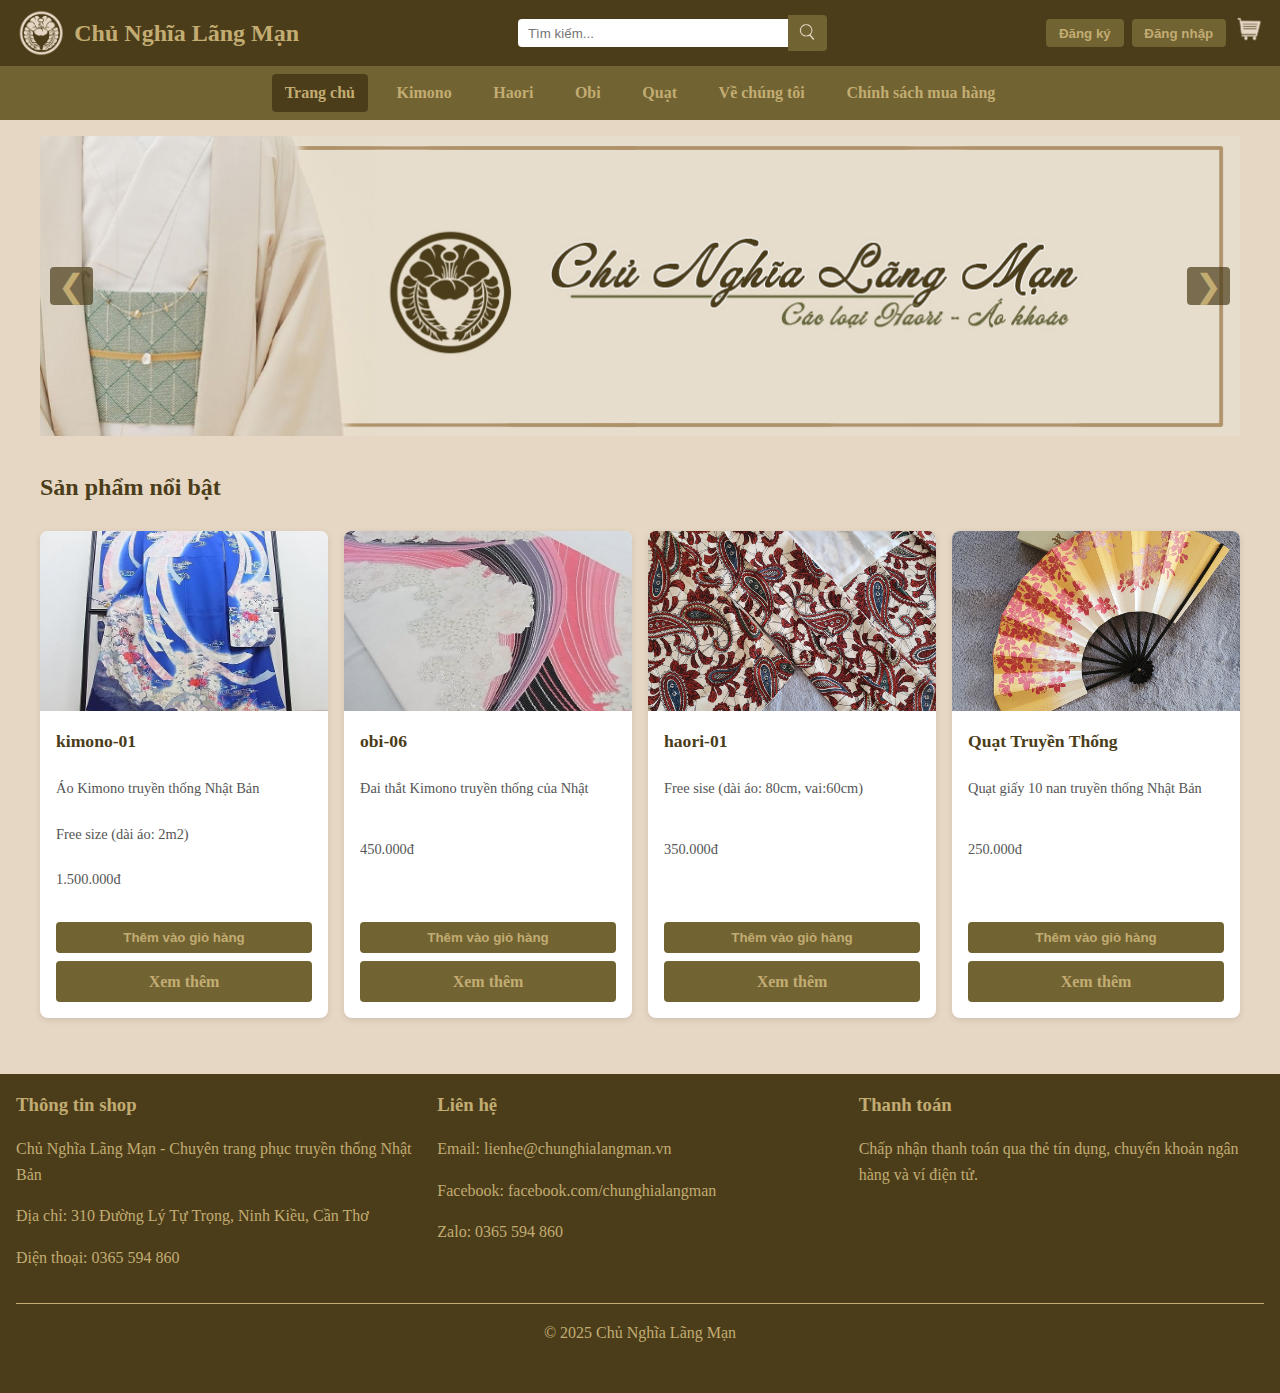
<file: index.html>
<!DOCTYPE html>
<html lang="vi">
<head>
    <meta charset="UTF-8" />
    <meta name="viewport" content="width=device-width, initial-scale=1" />
    <title>Chủ Nghĩa lãng Mạng - Trang Chủ</title>
    <link rel="stylesheet" href="style.css" />
</head>
<body>
    <header>
        <div class="header-left">
            <img src="imgShop/logo/logo.png" alt="Logo Shop" class="logo" />
            <span class="shop-name">Chủ Nghĩa Lãng Mạn</span>
        </div>
        <div class="header-center">
            <form id="search-form" role="search" aria-label="Tìm kiếm sản phẩm">
                <input type="text" id="search-input" name="search" placeholder="Tìm kiếm..." />
                <button type="submit" aria-label="Tìm kiếm">
                    <img src="imgShop/icon/tim-kiem.png" alt="Tìm kiếm" class="search-icon" />
                </button>
            </form>
        </div>
        <div class="header-right">
            <button id="register-btn">Đăng ký</button>
            <button id="login-btn">Đăng nhập</button>
            <a href="#" id="cart-link" aria-label="Giỏ hàng">
                <img src="imgShop/icon/gio-hang.png" alt="Giỏ hàng" class="cart-icon" />
            </a>
        </div>
    </header>

<nav>
    <ul class="nav-list">
        <li><a href="index.html" aria-current="page">Trang chủ</a></li>
        <li><a href="kimono.html">Kimono</a></li>
        <li><a href="haori.html">Haori</a></li>
        <li><a href="obi.html">Obi</a></li>
        <li><a href="quat.html">Quạt</a></li>
        <li><a href="ve-chung-toi.html">Về chúng tôi</a></li>
        <li><a href="chinh-sach-mua-hang.html">Chính sách mua hàng</a></li>
    </ul>
</nav>

<section class="banner">
    <a href="haori.html"><img src="imgShop/banner/haori.jpg" alt="Banner 1" class="banner-image active" /></a>
    <a href="kimono.html"><img src="imgShop/banner/kimono.jpg" alt="Banner 2" class="banner-image" /></a>
    <a href="obi.html"><img src="imgShop/banner/obi.jpg" alt="Banner 3" class="banner-image" /></a>
    <a href="quat.html"><img src="imgShop/banner/quat.jpg" alt="Banner 4" class="banner-image" /></a>
    <button class="banner-control prev" aria-label="Hình trước">&#10094;</button>
    <button class="banner-control next" aria-label="Hình tiếp theo">&#10095;</button>
</section>

<main>
        <section>
            <h2>Sản phẩm nổi bật</h2>
            <div class="row" id="product-list">
<div class="card h-100 col-sm-6 col-md-4 col-lg-3 mb-4">
    <img src="imgShop/san-pham/Kimono/kimono-1.jpg" class="card-img-top" alt="kimono-1" />
    <div class="card-body d-flex flex-column">
        <h5 class="card-title text-truncate" title="kimono-1">kimono-01</h5>
        <p class="card-text">Áo Kimono truyền thống Nhật Bản </p>
        <p class="card-text">Free size (dài áo: 2m2)</p>
        <p class="card-text">1.500.000đ</p>
        <p class="card-text">
            <span class="text-decoration-line-through text-muted"></span>
            <span class="text-danger fw-bold ms-2"></span>
        </p>
        <button class="btn btn-primary mt-auto">Thêm vào giỏ hàng</button>
        <a href="kimono.html" class="btn btn-secondary mt-2">Xem thêm</a>
    </div>
</div>
<div class="card h-100 col-sm-6 col-md-4 col-lg-3 mb-4">
    <img src="imgShop/san-pham/Obi/obi-6.jpg" class="card-img-top" alt="obi-6" />
    <div class="card-body d-flex flex-column">
        <h5 class="card-title text-truncate" title="obi-6">obi-06</h5>
        <p class="card-text">Đai thắt Kimono truyền thống của Nhật</p>
        <p class="card-text">450.000đ</p>
        <p class="card-text">
            <span class="text-decoration-line-through text-muted"></span>
            <span class="text-danger fw-bold ms-2"></span>
        </p>
        <button class="btn btn-primary mt-auto">Thêm vào giỏ hàng</button>
        <a href="obi.html" class="btn btn-secondary mt-2">Xem thêm</a>
    </div>
</div>
<div class="card h-100 col-sm-6 col-md-4 col-lg-3 mb-4">
    <img src="imgShop/san-pham/haori/haori-1.jpg" class="card-img-top" alt="haori-1" />
    <div class="card-body d-flex flex-column">
        <h5 class="card-title text-truncate" title="haori-1">haori-01</h5>
        <p class="card-text">Free sise (dài áo: 80cm, vai:60cm)</p>
        <p class="card-text">350.000đ</p>
        <p class="card-text">
            <span class="text-decoration-line-through text-muted"></span>
            <span class="text-danger fw-bold ms-2"></span>
        </p>
        <button class="btn btn-primary mt-auto">Thêm vào giỏ hàng</button>
        <a href="haori.html" class="btn btn-secondary mt-2">Xem thêm</a>
    </div>
</div>
<div class="card h-100 col-sm-6 col-md-4 col-lg-3 mb-4">
    <img src="imgShop/san-pham/Quat/quat-1.jpg" class="card-img-top" alt="quat-1" />
    <div class="card-body d-flex flex-column">
        <h5 class="card-title text-truncate" title="quat-1">Quạt Truyền Thống</h5>
        <p class="card-text">Quạt giấy 10 nan truyền thống Nhật Bản</p>
        <p class="card-text">250.000đ</p>
        <p class="card-text">
            <span class="text-decoration-line-through text-muted"></span>
            <span class="text-danger fw-bold ms-2"></span>
        </p>
        <button class="btn btn-primary mt-auto">Thêm vào giỏ hàng</button>
        <a href="quat.html" class="btn btn-secondary mt-2">Xem thêm</a>
    </div>
</div>
            </div>
        </section>
</main>

    <!-- Login Modal -->
    <div id="login-modal" class="modal hidden" role="dialog" aria-modal="true" aria-labelledby="login-title">
        <div class="modal-content">
            <h2 id="login-title">Đăng nhập</h2>
            <form id="login-form" class="auth-form" novalidate>
                <label for="login-email">Email:</label>
                <input type="email" id="login-email" name="email" required placeholder="Nhập email" />
                <label for="login-password">Mật khẩu:</label>
                <input type="password" id="login-password" name="password" required placeholder="Nhập mật khẩu" />
                <button type="submit" class="btn btn-primary">Đăng nhập</button>
                <div class="form-links">
                    <a href="#" id="forgot-password-link">Quên mật khẩu?</a>
                    <a href="#" id="show-register-link">Bạn chưa có tài khoản? Đăng ký</a>
                </div>
            </form>
            <button class="modal-close" aria-label="Đóng">&times;</button>
        </div>
    </div>

    <!-- Register Modal -->
    <div id="register-modal" class="modal hidden" role="dialog" aria-modal="true" aria-labelledby="register-title">
        <div class="modal-content">
            <h2 id="register-title">Đăng ký</h2>
            <form id="register-form" class="auth-form" novalidate>
                <label for="register-email">Email:</label>
                <input type="email" id="register-email" name="email" required placeholder="Nhập email" />
                <label for="register-password">Mật khẩu:</label>
                <input type="password" id="register-password" name="password" required placeholder="Nhập mật khẩu" />
                <label for="register-password-confirm">Xác nhận mật khẩu:</label>
                <input type="password" id="register-password-confirm" name="password_confirm" required placeholder="Xác nhận mật khẩu" />
                <label for="register-address">Địa chỉ:</label>
                <input type="text" id="register-address" name="address" required placeholder="Nhập địa chỉ" />
                <label for="register-phone">Số điện thoại:</label>
                <input type="tel" id="register-phone" name="phone" pattern="(\+84|0)\d{9,10}" title="+84 123456789" required placeholder="Nhập số điện thoại" />
                <button type="submit" class="btn btn-primary">Đăng ký</button>
                <div class="form-links">
                    <a href="#" id="show-login-link">Bạn đã có tài khoản? Đăng nhập</a>
                </div>
            </form>
            <button class="modal-close" aria-label="Đóng">&times;</button>
        </div>
    </div>

    <footer>
        <div class="footer-columns">
            <div class="footer-column">
                <h3>Thông tin shop</h3>
                <p>Chủ Nghĩa Lãng Mạn - Chuyên trang phục truyền thống Nhật Bản</p>
                <p>Địa chỉ: 310 Đường Lý Tự Trọng, Ninh Kiều, Cần Thơ</p>
                <p>Điện thoại: 0365 594 860</p>
            </div>
            <div class="footer-column">
                <h3>Liên hệ</h3>
                <p>Email: lienhe@chunghialangman.vn</p>
                <p>Facebook: facebook.com/chunghialangman</p>
                <p>Zalo: 0365 594 860</p>
            </div>
            <div class="footer-column">
                <h3>Thanh toán</h3>
                <p>Chấp nhận thanh toán qua thẻ tín dụng, chuyển khoản ngân hàng và ví điện tử.</p>
            </div>
        </div>
        <p>&copy; 2025 Chủ Nghĩa Lãng Mạn</p>
    </footer>
    <script src="main.js"></script>
</body>
</html>
</file>
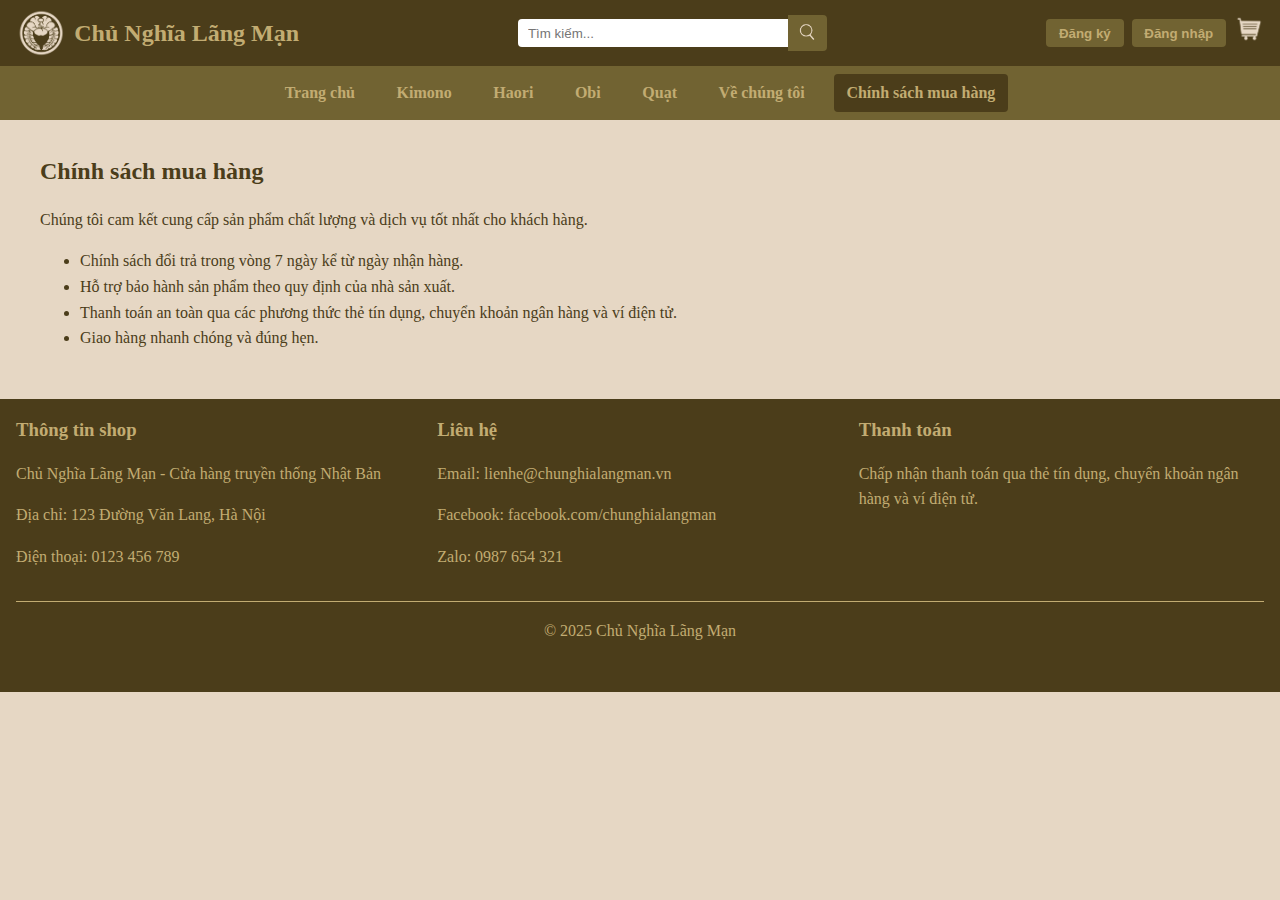
<file: chinh-sach-mua-hang.html>
<!DOCTYPE html>
<html lang="vi">
<head>
    <meta charset="UTF-8" />
    <meta name="viewport" content="width=device-width, initial-scale=1" />
    <title>Chính sách mua hàng - Chủ Nghĩa Lãng Mạn</title>
    <link rel="stylesheet" href="style.css" />
</head>
<body>
    <header>
        <div class="header-left">
            <img src="imgShop/logo/logo.png" alt="Logo Shop" class="logo" />
            <span class="shop-name">Chủ Nghĩa Lãng Mạn</span>
        </div>
        <div class="header-center">
            <form id="search-form" role="search" aria-label="Tìm kiếm sản phẩm">
                <input type="text" id="search-input" name="search" placeholder="Tìm kiếm..." />
                <button type="submit" aria-label="Tìm kiếm">
                    <img src="imgShop/icon/tim-kiem.png" alt="Tìm kiếm" class="search-icon" />
                </button>
            </form>
        </div>
        <div class="header-right">
            <button id="register-btn">Đăng ký</button>
            <button id="login-btn">Đăng nhập</button>
            <a href="#" id="cart-link" aria-label="Giỏ hàng">
                <img src="imgShop/icon/gio-hang.png" alt="Giỏ hàng" class="cart-icon" />
            </a>
        </div>
    </header>

    <nav>
        <ul class="nav-list">
            <li><a href="index.html">Trang chủ</a></li>
            <li><a href="kimono.html">Kimono</a></li>
            <li><a href="haori.html">Haori</a></li>
            <li><a href="obi.html">Obi</a></li>
            <li><a href="quat.html">Quạt</a></li>
            <li><a href="ve-chung-toi.html">Về chúng tôi</a></li>
            <li><a href="chinh-sach-mua-hang.html" aria-current="page">Chính sách mua hàng</a></li>
        </ul>
    </nav>

    <main>
        <section>
            <h2>Chính sách mua hàng</h2>
            <p>Chúng tôi cam kết cung cấp sản phẩm chất lượng và dịch vụ tốt nhất cho khách hàng.</p>
            <ul>
                <li>Chính sách đổi trả trong vòng 7 ngày kể từ ngày nhận hàng.</li>
                <li>Hỗ trợ bảo hành sản phẩm theo quy định của nhà sản xuất.</li>
                <li>Thanh toán an toàn qua các phương thức thẻ tín dụng, chuyển khoản ngân hàng và ví điện tử.</li>
                <li>Giao hàng nhanh chóng và đúng hẹn.</li>
            </ul>
        </section>
    </main>

    <footer>
        <div class="footer-columns">
            <div class="footer-column">
                <h3>Thông tin shop</h3>
                <p>Chủ Nghĩa Lãng Mạn - Cửa hàng truyền thống Nhật Bản</p>
                <p>Địa chỉ: 123 Đường Văn Lang, Hà Nội</p>
                <p>Điện thoại: 0123 456 789</p>
            </div>
            <div class="footer-column">
                <h3>Liên hệ</h3>
                <p>Email: lienhe@chunghialangman.vn</p>
                <p>Facebook: facebook.com/chunghialangman</p>
                <p>Zalo: 0987 654 321</p>
            </div>
            <div class="footer-column">
                <h3>Thanh toán</h3>
                <p>Chấp nhận thanh toán qua thẻ tín dụng, chuyển khoản ngân hàng và ví điện tử.</p>
            </div>
        </div>
        <p>&copy; 2025 Chủ Nghĩa Lãng Mạn</p>
    </footer>

    <!-- Login Modal -->
    <div id="login-modal" class="modal hidden" role="dialog" aria-modal="true" aria-labelledby="login-title">
        <div class="modal-content">
            <h2 id="login-title">Đăng nhập</h2>
            <form id="login-form" class="auth-form" novalidate>
                <label for="login-email">Email:</label>
                <input type="email" id="login-email" name="email" required placeholder="Nhập email" />
                <label for="login-password">Mật khẩu:</label>
                <input type="password" id="login-password" name="password" required placeholder="Nhập mật khẩu" />
                <button type="submit" class="btn btn-primary">Đăng nhập</button>
                <div class="form-links">
                    <a href="#" id="forgot-password-link">Quên mật khẩu?</a>
                    <a href="#" id="show-register-link">Bạn chưa có tài khoản? Đăng ký</a>
                </div>
            </form>
            <button class="modal-close" aria-label="Đóng">&times;</button>
        </div>
    </div>

    <!-- Register Modal -->
    <div id="register-modal" class="modal hidden" role="dialog" aria-modal="true" aria-labelledby="register-title">
        <div class="modal-content">
            <h2 id="register-title">Đăng ký</h2>
            <form id="register-form" class="auth-form" novalidate>
                <label for="register-email">Email:</label>
                <input type="email" id="register-email" name="email" required placeholder="Nhập email" />
                <label for="register-password">Mật khẩu:</label>
                <input type="password" id="register-password" name="password" required placeholder="Nhập mật khẩu" />
                <label for="register-password-confirm">Xác nhận mật khẩu:</label>
                <input type="password" id="register-password-confirm" name="password_confirm" required placeholder="Xác nhận mật khẩu" />
                <label for="register-address">Địa chỉ:</label>
                <input type="text" id="register-address" name="address" required placeholder="Nhập địa chỉ" />
                <label for="register-phone">Số điện thoại:</label>
                <input type="tel" id="register-phone" name="phone" pattern="(\+84|0)\d{9,10}" title="+84 123456789" required placeholder="Nhập số điện thoại" />
                <button type="submit" class="btn btn-primary">Đăng ký</button>
                <div class="form-links">
                    <a href="#" id="show-login-link">Bạn đã có tài khoản? Đăng nhập</a>
                </div>
            </form>
            <button class="modal-close" aria-label="Đóng">&times;</button>
        </div>
    </div>

    <script src="main.js"></script>
</body>
</html>
</file>
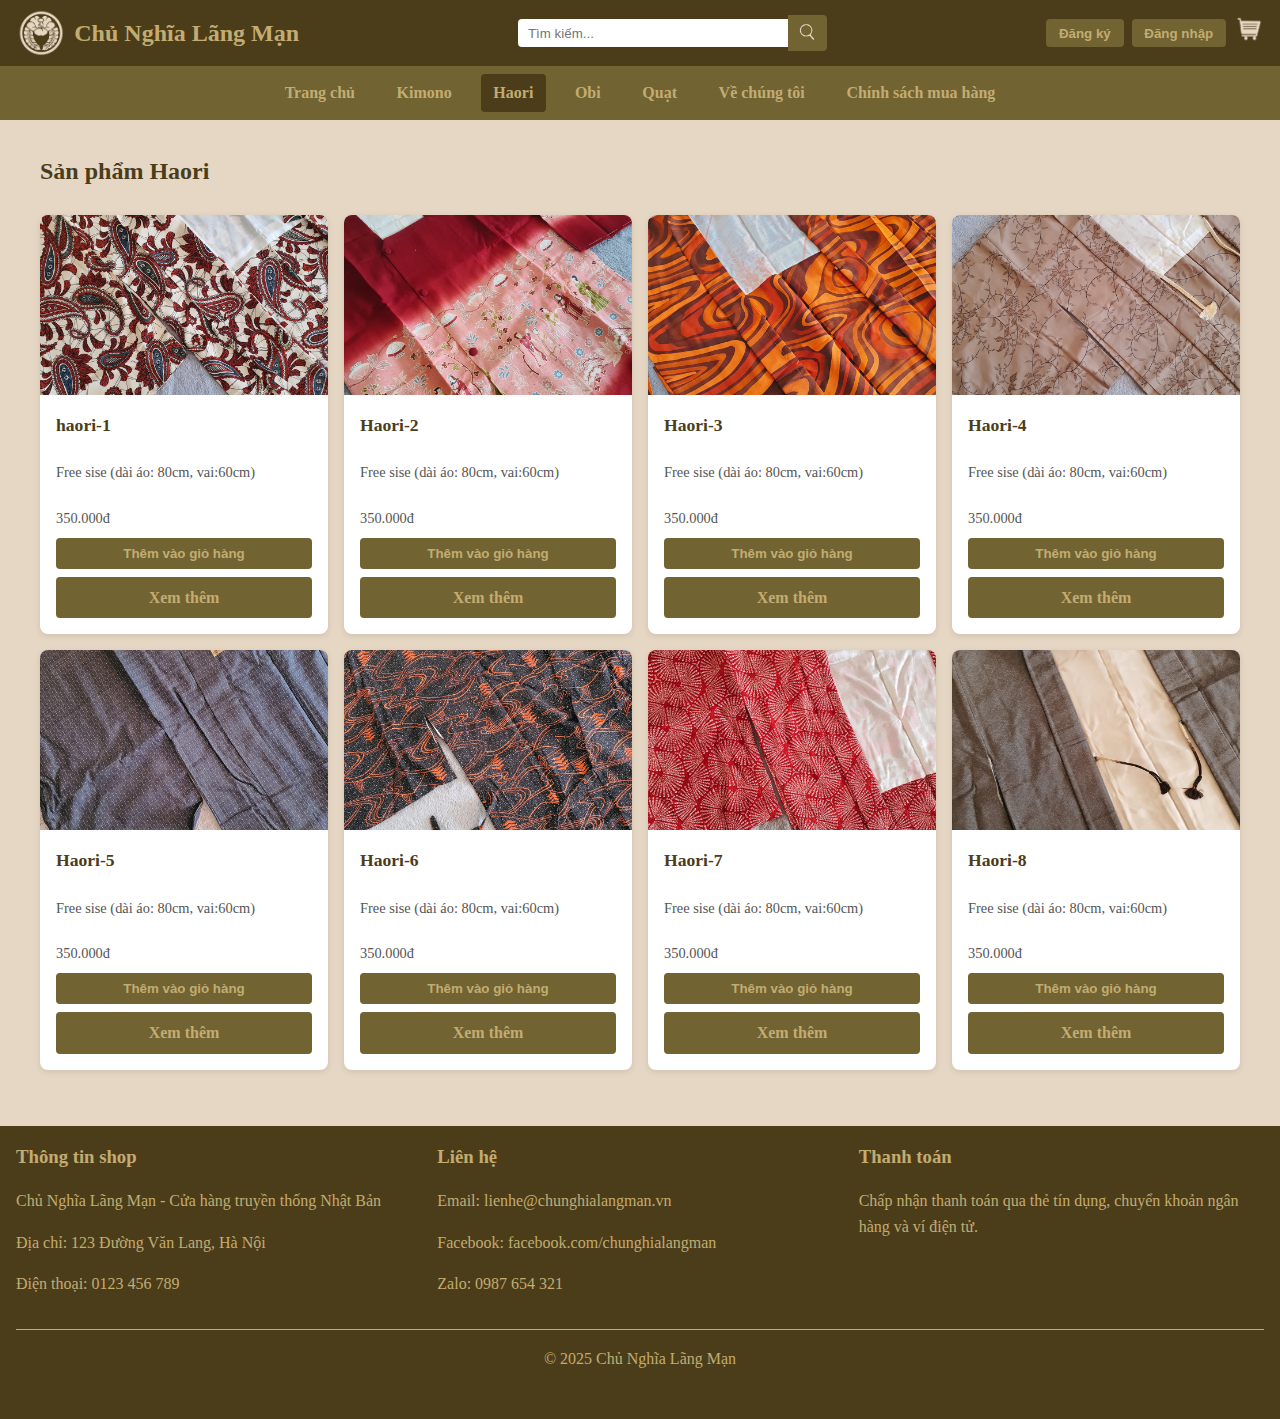
<file: haori.html>
<!DOCTYPE html>
<html lang="vi">
<head>
    <meta charset="UTF-8" />
    <meta name="viewport" content="width=device-width, initial-scale=1" />
    <title>Haori - Chủ Nghĩa Lãng Mạn</title>
    <link rel="stylesheet" href="style.css" />
</head>
<body>
    <header>
        <div class="header-left">
            <img src="imgShop/logo/logo.png" alt="Logo Shop" class="logo" />
            <span class="shop-name">Chủ Nghĩa Lãng Mạn</span>
        </div>
        <div class="header-center">
            <form id="search-form" role="search" aria-label="Tìm kiếm sản phẩm">
                <input type="text" id="search-input" name="search" placeholder="Tìm kiếm..." />
                <button type="submit" aria-label="Tìm kiếm">
                    <img src="imgShop/icon/tim-kiem.png" alt="Tìm kiếm" class="search-icon" />
                </button>
            </form>
        </div>
        <div class="header-right">
            <button id="register-btn">Đăng ký</button>
            <button id="login-btn">Đăng nhập</button>
            <a href="#" id="cart-link" aria-label="Giỏ hàng">
                <img src="imgShop/icon/gio-hang.png" alt="Giỏ hàng" class="cart-icon" />
            </a>
        </div>
    </header>

    <nav>
        <ul class="nav-list">
            <li><a href="index.html">Trang chủ</a></li>
            <li><a href="kimono.html">Kimono</a></li>
            <li><a href="haori.html" aria-current="page">Haori</a></li>
            <li><a href="obi.html">Obi</a></li>
            <li><a href="quat.html">Quạt</a></li>
            <li><a href="ve-chung-toi.html">Về chúng tôi</a></li>
            <li><a href="chinh-sach-mua-hang.html">Chính sách mua hàng</a></li>
        </ul>
    </nav>

    <main>
        <section>
            <h2>Sản phẩm Haori</h2>
            <div class="row" id="product-list">
                <div class="card h-100 mb-4">
                    <img src="imgShop/san-pham/haori/haori-1.jpg" class="card-img-top" alt="haori-1" />
                    <div class="card-body d-flex flex-column">
                        <h5 class="card-title text-truncate" title="haori-1">haori-1</h5>
                        <p class="card-text">Free sise (dài áo: 80cm, vai:60cm)</p>
                        <p class="card-text">350.000đ</p>
                        <button class="btn btn-primary mt-auto">Thêm vào giỏ hàng</button>
                        <a href="#" class="btn btn-secondary mt-2">Xem thêm</a>
                    </div>
                </div>
                <div class="card h-100 mb-4">
                    <img src="imgShop/san-pham/haori/haori-2.jpg" class="card-img-top" alt="haori-2" />
                    <div class="card-body d-flex flex-column">
                        <h5 class="card-title text-truncate" title="haori-2">Haori-2</h5>
                        <p class="card-text">Free sise (dài áo: 80cm, vai:60cm)</p>
                        <p class="card-text">350.000đ</p>
                        <button class="btn btn-primary mt-auto">Thêm vào giỏ hàng</button>
                        <a href="#" class="btn btn-secondary mt-2">Xem thêm</a>
                    </div>
                </div>
                <div class="card h-100 mb-4">
                    <img src="imgShop/san-pham/haori/haori-3.jpg" class="card-img-top" alt="haori-3" />
                    <div class="card-body d-flex flex-column">
                        <h5 class="card-title text-truncate" title="haori-3">Haori-3</h5>
                        <p class="card-text">Free sise (dài áo: 80cm, vai:60cm)</p>
                        <p class="card-text">350.000đ</p>
                        <button class="btn btn-primary mt-auto">Thêm vào giỏ hàng</button>
                        <a href="#" class="btn btn-secondary mt-2">Xem thêm</a>
                    </div>
                </div>
                <div class="card h-100 mb-4">
                    <img src="imgShop/san-pham/haori/haori-4.jpg" class="card-img-top" alt="haori-4" />
                    <div class="card-body d-flex flex-column">
                        <h5 class="card-title text-truncate" title="haori-4">Haori-4</h5>
                        <p class="card-text">Free sise (dài áo: 80cm, vai:60cm)</p>
                        <p class="card-text">350.000đ</p>
                        <button class="btn btn-primary mt-auto">Thêm vào giỏ hàng</button>
                        <a href="#" class="btn btn-secondary mt-2">Xem thêm</a>
                    </div>
                </div>
                <div class="card h-100 mb-4">
                    <img src="imgShop/san-pham/haori/haori-5.jpg" class="card-img-top" alt="haori-5" />
                    <div class="card-body d-flex flex-column">
                        <h5 class="card-title text-truncate" title="haori-5">Haori-5</h5>
                        <p class="card-text">Free sise (dài áo: 80cm, vai:60cm)</p>
                        <p class="card-text">350.000đ</p>
                        <button class="btn btn-primary mt-auto">Thêm vào giỏ hàng</button>
                        <a href="#" class="btn btn-secondary mt-2">Xem thêm</a>
                    </div>
                </div>
                <div class="card h-100 mb-4">
                    <img src="imgShop/san-pham/haori/haori-6.jpg" class="card-img-top" alt="haori-6" />
                    <div class="card-body d-flex flex-column">
                        <h5 class="card-title text-truncate" title="haori-6">Haori-6</h5>
                        <p class="card-text">Free sise (dài áo: 80cm, vai:60cm)</p>
                        <p class="card-text">350.000đ</p>
                        <button class="btn btn-primary mt-auto">Thêm vào giỏ hàng</button>
                        <a href="#" class="btn btn-secondary mt-2">Xem thêm</a>
                    </div>
                </div>
                <div class="card h-100 mb-4">
                    <img src="imgShop/san-pham/haori/haori-7.jpg" class="card-img-top" alt="haori-7" />
                    <div class="card-body d-flex flex-column">
                        <h5 class="card-title text-truncate" title="haori-7">Haori-7</h5>
                        <p class="card-text">Free sise (dài áo: 80cm, vai:60cm)</p>
                        <p class="card-text">350.000đ</p>
                        <button class="btn btn-primary mt-auto">Thêm vào giỏ hàng</button>
                        <a href="#" class="btn btn-secondary mt-2">Xem thêm</a>
                    </div>
                </div>
                <div class="card h-100 mb-4">
                    <img src="imgShop/san-pham/haori/haori-8.jpg" class="card-img-top" alt="haori-8" />
                    <div class="card-body d-flex flex-column">
                        <h5 class="card-title text-truncate" title="haori-8">Haori-8</h5>
                        <p class="card-text">Free sise (dài áo: 80cm, vai:60cm)</p>
                        <p class="card-text">350.000đ</p>
                        <button class="btn btn-primary mt-auto">Thêm vào giỏ hàng</button>
                        <a href="#" class="btn btn-secondary mt-2">Xem thêm</a>
                    </div>
                </div>
            </div>
        </section>
    </main>

    <footer>
        <div class="footer-columns">
            <div class="footer-column">
                <h3>Thông tin shop</h3>
                <p>Chủ Nghĩa Lãng Mạn - Cửa hàng truyền thống Nhật Bản</p>
                <p>Địa chỉ: 123 Đường Văn Lang, Hà Nội</p>
                <p>Điện thoại: 0123 456 789</p>
            </div>
            <div class="footer-column">
                <h3>Liên hệ</h3>
                <p>Email: lienhe@chunghialangman.vn</p>
                <p>Facebook: facebook.com/chunghialangman</p>
                <p>Zalo: 0987 654 321</p>
            </div>
            <div class="footer-column">
                <h3>Thanh toán</h3>
                <p>Chấp nhận thanh toán qua thẻ tín dụng, chuyển khoản ngân hàng và ví điện tử.</p>
            </div>
        </div>
        <p>&copy; 2025 Chủ Nghĩa Lãng Mạn</p>
    </footer>

    <!-- Login Modal -->
    <div id="login-modal" class="modal hidden" role="dialog" aria-modal="true" aria-labelledby="login-title">
        <div class="modal-content">
            <h2 id="login-title">Đăng nhập</h2>
            <form id="login-form" class="auth-form" novalidate>
                <label for="login-email">Email:</label>
                <input type="email" id="login-email" name="email" required placeholder="Nhập email" />
                <label for="login-password">Mật khẩu:</label>
                <input type="password" id="login-password" name="password" required placeholder="Nhập mật khẩu" />
                <button type="submit" class="btn btn-primary">Đăng nhập</button>
                <div class="form-links">
                    <a href="#" id="forgot-password-link">Quên mật khẩu?</a>
                    <a href="#" class="show-register-link">Bạn chưa có tài khoản? Đăng ký</a>
                </div>
            </form>
            <button class="modal-close" aria-label="Đóng">&times;</button>
        </div>
    </div>

    <!-- Register Modal -->
    <div id="register-modal" class="modal hidden" role="dialog" aria-modal="true" aria-labelledby="register-title">
        <div class="modal-content">
            <h2 id="register-title">Đăng ký</h2>
            <form id="register-form" class="auth-form" novalidate>
                <label for="register-email">Email:</label>
                <input type="email" id="register-email" name="email" required placeholder="Nhập email" />
                <label for="register-password">Mật khẩu:</label>
                <input type="password" id="register-password" name="password" required placeholder="Nhập mật khẩu" />
                <label for="register-password-confirm">Xác nhận mật khẩu:</label>
                <input type="password" id="register-password-confirm" name="password_confirm" required placeholder="Xác nhận mật khẩu" />
                <label for="register-address">Địa chỉ:</label>
                <input type="text" id="register-address" name="address" required placeholder="Nhập địa chỉ" />
                <label for="register-phone">Số điện thoại:</label>
                <input type="tel" id="register-phone" name="phone" pattern="(\+84|0)\d{9,10}" title="+84 123456789" required placeholder="Nhập số điện thoại" />
                <button type="submit" class="btn btn-primary">Đăng ký</button>
                <div class="form-links">
                    <a href="#" class="show-login-link">Bạn đã có tài khoản? Đăng nhập</a>
                </div>
            </form>
            <button class="modal-close" aria-label="Đóng">&times;</button>
        </div>
    </div>

    <script src="main.js"></script>
</body>
</html>
</file>
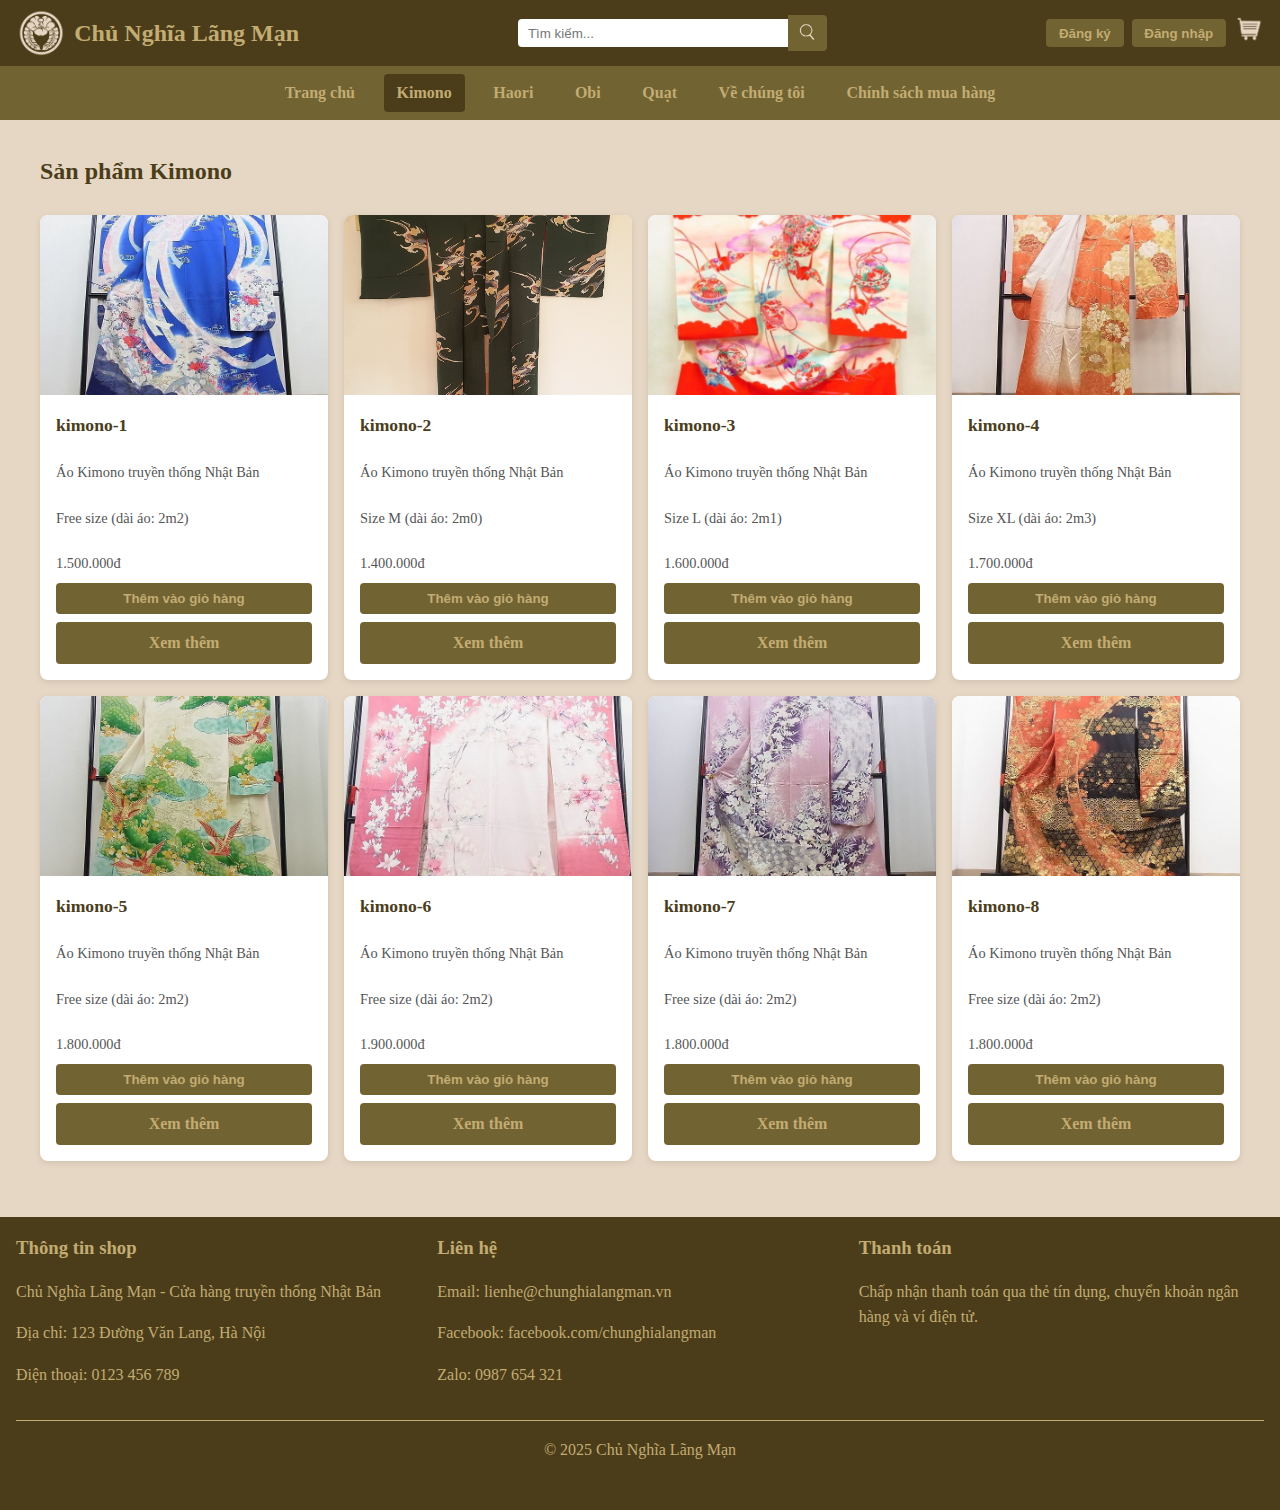
<file: kimono.html>
<!DOCTYPE html>
<html lang="vi">
<head>
    <meta charset="UTF-8" />
    <meta name="viewport" content="width=device-width, initial-scale=1" />
    <title>Kimono - Chủ Nghĩa Lãng Mạn</title>
    <link rel="stylesheet" href="style.css" />
</head>
<body>
    <header>
        <div class="header-left">
            <img src="imgShop/logo/logo.png" alt="Logo Shop" class="logo" />
            <span class="shop-name">Chủ Nghĩa Lãng Mạn</span>
        </div>
        <div class="header-center">
            <form id="search-form" role="search" aria-label="Tìm kiếm sản phẩm">
                <input type="text" id="search-input" name="search" placeholder="Tìm kiếm..." />
                <button type="submit" aria-label="Tìm kiếm">
                    <img src="imgShop/icon/tim-kiem.png" alt="Tìm kiếm" class="search-icon" />
                </button>
            </form>
        </div>
        <div class="header-right">
            <button id="register-btn">Đăng ký</button>
            <button id="login-btn">Đăng nhập</button>
            <a href="#" id="cart-link" aria-label="Giỏ hàng">
                <img src="imgShop/icon/gio-hang.png" alt="Giỏ hàng" class="cart-icon" />
            </a>
        </div>
    </header>

    <nav>
        <ul class="nav-list">
            <li><a href="index.html">Trang chủ</a></li>
            <li><a href="kimono.html" aria-current="page">Kimono</a></li>
            <li><a href="haori.html">Haori</a></li>
            <li><a href="obi.html">Obi</a></li>
            <li><a href="quat.html">Quạt</a></li>
            <li><a href="ve-chung-toi.html">Về chúng tôi</a></li>
            <li><a href="chinh-sach-mua-hang.html">Chính sách mua hàng</a></li>
        </ul>
    </nav>

    <main>
        <section>
            <h2>Sản phẩm Kimono</h2>
            <div class="row" id="product-list">
                <div class="card h-100 mb-4">
                    <img src="imgShop/san-pham/Kimono/kimono-1.jpg" class="card-img-top" alt="kimono-1" />
                    <div class="card-body d-flex flex-column">
                        <h5 class="card-title text-truncate" title="kimono-1">kimono-1</h5>
                        <p class="card-text">Áo Kimono truyền thống Nhật Bản</p>
                        <p class="card-text">Free size (dài áo: 2m2)</p>
                        <p class="card-text">1.500.000đ</p>
                        <button class="btn btn-primary mt-auto">Thêm vào giỏ hàng</button>
                        <a href="#" class="btn btn-secondary mt-2">Xem thêm</a>
                    </div>
                </div>
                <div class="card h-100 mb-4">
                    <img src="imgShop/san-pham/Kimono/kimono-2.jpg" class="card-img-top" alt="kimono-2" />
                    <div class="card-body d-flex flex-column">
                        <h5 class="card-title text-truncate" title="kimono-2">kimono-2</h5>
                        <p class="card-text">Áo Kimono truyền thống Nhật Bản</p>
                        <p class="card-text">Size M (dài áo: 2m0)</p>
                        <p class="card-text">1.400.000đ</p>
                        <button class="btn btn-primary mt-auto">Thêm vào giỏ hàng</button>
                        <a href="#" class="btn btn-secondary mt-2">Xem thêm</a>
                    </div>
                </div>
                <div class="card h-100 mb-4">
                    <img src="imgShop/san-pham/Kimono/kimono-3.jpg" class="card-img-top" alt="kimono-3" />
                    <div class="card-body d-flex flex-column">
                        <h5 class="card-title text-truncate" title="kimono-3">kimono-3</h5>
                        <p class="card-text">Áo Kimono truyền thống Nhật Bản</p>
                        <p class="card-text">Size L (dài áo: 2m1)</p>
                        <p class="card-text">1.600.000đ</p>
                        <button class="btn btn-primary mt-auto">Thêm vào giỏ hàng</button>
                        <a href="#" class="btn btn-secondary mt-2">Xem thêm</a>
                    </div>
                </div>
                <div class="card h-100 mb-4">
                    <img src="imgShop/san-pham/Kimono/kimono-4.jpg" class="card-img-top" alt="kimono-4" />
                    <div class="card-body d-flex flex-column">
                        <h5 class="card-title text-truncate" title="kimono-4">kimono-4</h5>
                        <p class="card-text">Áo Kimono truyền thống Nhật Bản</p>
                        <p class="card-text">Size XL (dài áo: 2m3)</p>
                        <p class="card-text">1.700.000đ</p>
                        <button class="btn btn-primary mt-auto">Thêm vào giỏ hàng</button>
                        <a href="#" class="btn btn-secondary mt-2">Xem thêm</a>
                    </div>
                </div>
                <div class="card h-100 mb-4">
                    <img src="imgShop/san-pham/Kimono/kimono-5.jpg" class="card-img-top" alt="kimono-5" />
                    <div class="card-body d-flex flex-column">
                        <h5 class="card-title text-truncate" title="kimono-5">kimono-5</h5>
                        <p class="card-text">Áo Kimono truyền thống Nhật Bản</p>
                        <p class="card-text">Free size (dài áo: 2m2)</p>
                        <p class="card-text">1.800.000đ</p>
                        <button class="btn btn-primary mt-auto">Thêm vào giỏ hàng</button>
                        <a href="#" class="btn btn-secondary mt-2">Xem thêm</a>
                    </div>
                </div>
                <div class="card h-100 mb-4">
                    <img src="imgShop/san-pham/Kimono/kimono-6.jpg" class="card-img-top" alt="kimono-6" />
                    <div class="card-body d-flex flex-column">
                        <h5 class="card-title text-truncate" title="kimono-6">kimono-6</h5>
                        <p class="card-text">Áo Kimono truyền thống Nhật Bản</p>
                        <p class="card-text">Free size (dài áo: 2m2)</p>
                        <p class="card-text">1.900.000đ</p>
                        <button class="btn btn-primary mt-auto">Thêm vào giỏ hàng</button>
                        <a href="#" class="btn btn-secondary mt-2">Xem thêm</a>
                    </div>
                </div>
                <div class="card h-100 mb-4">
                    <img src="imgShop/san-pham/Kimono/kimono-7.jpg" class="card-img-top" alt="kimono-7" />
                    <div class="card-body d-flex flex-column">
                        <h5 class="card-title text-truncate" title="kimono-7">kimono-7</h5>
                        <p class="card-text">Áo Kimono truyền thống Nhật Bản</p>
                        <p class="card-text">Free size (dài áo: 2m2)</p>
                        <p class="card-text">1.800.000đ</p>
                        <button class="btn btn-primary mt-auto">Thêm vào giỏ hàng</button>
                        <a href="#" class="btn btn-secondary mt-2">Xem thêm</a>
                    </div>
                </div>
                <div class="card h-100 mb-4">
                    <img src="imgShop/san-pham/Kimono/kimono-8.jpg" class="card-img-top" alt="kimono-8" />
                    <div class="card-body d-flex flex-column">
                        <h5 class="card-title text-truncate" title="kimono-8">kimono-8</h5>
                        <p class="card-text">Áo Kimono truyền thống Nhật Bản</p>
                        <p class="card-text">Free size (dài áo: 2m2)</p>
                        <p class="card-text">1.800.000đ</p>
                        <button class="btn btn-primary mt-auto">Thêm vào giỏ hàng</button>
                        <a href="#" class="btn btn-secondary mt-2">Xem thêm</a>
                    </div>
                </div>
            </div>
        </section>
    </main>

    <footer>
        <div class="footer-columns">
            <div class="footer-column">
                <h3>Thông tin shop</h3>
                <p>Chủ Nghĩa Lãng Mạn - Cửa hàng truyền thống Nhật Bản</p>
                <p>Địa chỉ: 123 Đường Văn Lang, Hà Nội</p>
                <p>Điện thoại: 0123 456 789</p>
            </div>
            <div class="footer-column">
                <h3>Liên hệ</h3>
                <p>Email: lienhe@chunghialangman.vn</p>
                <p>Facebook: facebook.com/chunghialangman</p>
                <p>Zalo: 0987 654 321</p>
            </div>
            <div class="footer-column">
                <h3>Thanh toán</h3>
                <p>Chấp nhận thanh toán qua thẻ tín dụng, chuyển khoản ngân hàng và ví điện tử.</p>
            </div>
        </div>
        <p>&copy; 2025 Chủ Nghĩa Lãng Mạn</p>
    </footer>

    <!-- Login Modal -->
    <div id="login-modal" class="modal hidden" role="dialog" aria-modal="true" aria-labelledby="login-title">
        <div class="modal-content">
            <h2 id="login-title">Đăng nhập</h2>
            <form id="login-form" class="auth-form" novalidate>
                <label for="login-email">Email:</label>
                <input type="email" id="login-email" name="email" required placeholder="Nhập email" />
                <label for="login-password">Mật khẩu:</label>
                <input type="password" id="login-password" name="password" required placeholder="Nhập mật khẩu" />
                <button type="submit" class="btn btn-primary">Đăng nhập</button>
                <div class="form-links">
                    <a href="#" id="forgot-password-link">Quên mật khẩu?</a>
                    <a href="#" class="show-register-link">Bạn chưa có tài khoản? Đăng ký</a>
                </div>
            </form>
            <button class="modal-close" aria-label="Đóng">&times;</button>
        </div>
    </div>

    <!-- Register Modal -->
    <div id="register-modal" class="modal hidden" role="dialog" aria-modal="true" aria-labelledby="register-title">
        <div class="modal-content">
            <h2 id="register-title">Đăng ký</h2>
            <form id="register-form" class="auth-form" novalidate>
                <label for="register-email">Email:</label>
                <input type="email" id="register-email" name="email" required placeholder="Nhập email" />
                <label for="register-password">Mật khẩu:</label>
                <input type="password" id="register-password" name="password" required placeholder="Nhập mật khẩu" />
                <label for="register-password-confirm">Xác nhận mật khẩu:</label>
                <input type="password" id="register-password-confirm" name="password_confirm" required placeholder="Xác nhận mật khẩu" />
                <label for="register-address">Địa chỉ:</label>
                <input type="text" id="register-address" name="address" required placeholder="Nhập địa chỉ" />
                <label for="register-phone">Số điện thoại:</label>
                <input type="tel" id="register-phone" name="phone" pattern="(\+84|0)\d{9,10}" title="+84 123456789" required placeholder="Nhập số điện thoại" />
                <button type="submit" class="btn btn-primary">Đăng ký</button>
                <div class="form-links">
                    <a href="#" class="show-login-link">Bạn đã có tài khoản? Đăng nhập</a>
                </div>
            </form>
            <button class="modal-close" aria-label="Đóng">&times;</button>
        </div>
    </div>

    <script src="main.js"></script>
</body>
</html>
</file>
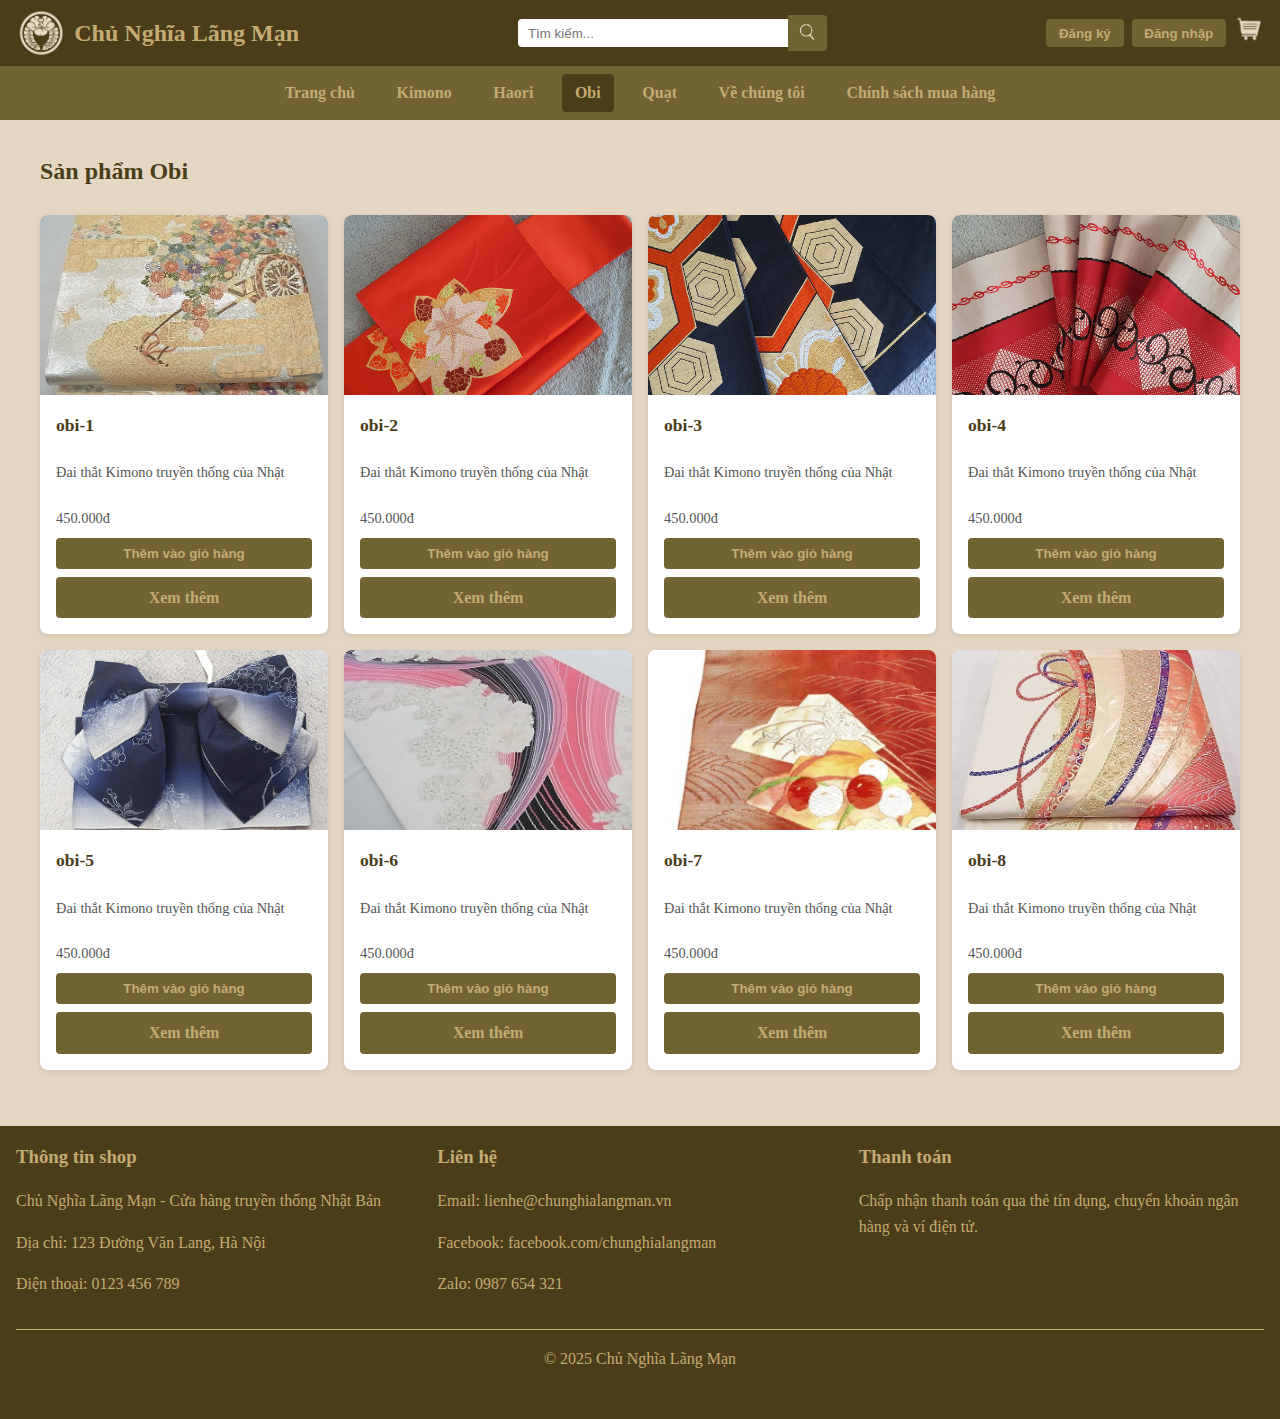
<file: obi.html>
<!DOCTYPE html>
<html lang="vi">
<head>
    <meta charset="UTF-8" />
    <meta name="viewport" content="width=device-width, initial-scale=1" />
    <title>Obi - Chủ Nghĩa Lãng Mạn</title>
    <link rel="stylesheet" href="style.css" />
</head>
<body>
    <header>
        <div class="header-left">
            <img src="imgShop/logo/logo.png" alt="Logo Shop" class="logo" />
            <span class="shop-name">Chủ Nghĩa Lãng Mạn</span>
        </div>
        <div class="header-center">
            <form id="search-form" role="search" aria-label="Tìm kiếm sản phẩm">
                <input type="text" id="search-input" name="search" placeholder="Tìm kiếm..." />
                <button type="submit" aria-label="Tìm kiếm">
                    <img src="imgShop/icon/tim-kiem.png" alt="Tìm kiếm" class="search-icon" />
                </button>
            </form>
        </div>
        <div class="header-right">
            <button id="register-btn">Đăng ký</button>
            <button id="login-btn">Đăng nhập</button>
            <a href="#" id="cart-link" aria-label="Giỏ hàng">
                <img src="imgShop/icon/gio-hang.png" alt="Giỏ hàng" class="cart-icon" />
            </a>
        </div>
    </header>

    <nav>
        <ul class="nav-list">
            <li><a href="index.html">Trang chủ</a></li>
            <li><a href="kimono.html">Kimono</a></li>
            <li><a href="haori.html">Haori</a></li>
            <li><a href="obi.html" aria-current="page">Obi</a></li>
            <li><a href="quat.html">Quạt</a></li>
            <li><a href="ve-chung-toi.html">Về chúng tôi</a></li>
            <li><a href="chinh-sach-mua-hang.html">Chính sách mua hàng</a></li>
        </ul>
    </nav>

    <main>
        <section>
            <h2>Sản phẩm Obi</h2>
            <div class="row" id="product-list">
                <div class="card h-100 mb-4">
                    <img src="imgShop/san-pham/Obi/obi-1.jpg" class="card-img-top" alt="obi-1" />
                    <div class="card-body d-flex flex-column">
                        <h5 class="card-title text-truncate" title="obi-1">obi-1</h5>
                        <p class="card-text">Đai thắt Kimono truyền thống của Nhật</p>
                        <p class="card-text">450.000đ</p>
                        <button class="btn btn-primary mt-auto">Thêm vào giỏ hàng</button>
                        <a href="#" class="btn btn-secondary mt-2">Xem thêm</a>
                    </div>
                </div>
                <div class="card h-100 mb-4">
                    <img src="imgShop/san-pham/Obi/obi-2.jpg" class="card-img-top" alt="obi-2" />
                    <div class="card-body d-flex flex-column">
                        <h5 class="card-title text-truncate" title="obi-2">obi-2</h5>
                        <p class="card-text">Đai thắt Kimono truyền thống của Nhật</p>
                        <p class="card-text">450.000đ</p>
                        <button class="btn btn-primary mt-auto">Thêm vào giỏ hàng</button>
                        <a href="#" class="btn btn-secondary mt-2">Xem thêm</a>
                    </div>
                </div>
                <div class="card h-100 mb-4">
                    <img src="imgShop/san-pham/Obi/obi-3.jpg" class="card-img-top" alt="obi-3" />
                    <div class="card-body d-flex flex-column">
                        <h5 class="card-title text-truncate" title="obi-3">obi-3</h5>
                        <p class="card-text">Đai thắt Kimono truyền thống của Nhật</p>
                        <p class="card-text">450.000đ</p>
                        <button class="btn btn-primary mt-auto">Thêm vào giỏ hàng</button>
                        <a href="#" class="btn btn-secondary mt-2">Xem thêm</a>
                    </div>
                </div>
                <div class="card h-100 mb-4">
                    <img src="imgShop/san-pham/Obi/obi-4.jpg" class="card-img-top" alt="obi-4" />
                    <div class="card-body d-flex flex-column">
                        <h5 class="card-title text-truncate" title="obi-4">obi-4</h5>
                        <p class="card-text">Đai thắt Kimono truyền thống của Nhật</p>
                        <p class="card-text">450.000đ</p>
                        <button class="btn btn-primary mt-auto">Thêm vào giỏ hàng</button>
                        <a href="#" class="btn btn-secondary mt-2">Xem thêm</a>
                    </div>
                </div>
                <div class="card h-100 mb-4">
                    <img src="imgShop/san-pham/Obi/obi-5.jpg" class="card-img-top" alt="obi-5" />
                    <div class="card-body d-flex flex-column">
                        <h5 class="card-title text-truncate" title="obi-5">obi-5</h5>
                        <p class="card-text">Đai thắt Kimono truyền thống của Nhật</p>
                        <p class="card-text">450.000đ</p>
                        <button class="btn btn-primary mt-auto">Thêm vào giỏ hàng</button>
                        <a href="#" class="btn btn-secondary mt-2">Xem thêm</a>
                    </div>
                </div>
                <div class="card h-100 mb-4">
                    <img src="imgShop/san-pham/Obi/obi-6.jpg" class="card-img-top" alt="obi-6" />
                    <div class="card-body d-flex flex-column">
                        <h5 class="card-title text-truncate" title="obi-6">obi-6</h5>
                        <p class="card-text">Đai thắt Kimono truyền thống của Nhật</p>
                        <p class="card-text">450.000đ</p>
                        <button class="btn btn-primary mt-auto">Thêm vào giỏ hàng</button>
                        <a href="#" class="btn btn-secondary mt-2">Xem thêm</a>
                    </div>
                </div>
                <div class="card h-100 mb-4">
                    <img src="imgShop/san-pham/Obi/obi-7.jpg" class="card-img-top" alt="obi-7" />
                    <div class="card-body d-flex flex-column">
                        <h5 class="card-title text-truncate" title="obi-7">obi-7</h5>
                        <p class="card-text">Đai thắt Kimono truyền thống của Nhật</p>
                        <p class="card-text">450.000đ</p>
                        <button class="btn btn-primary mt-auto">Thêm vào giỏ hàng</button>
                        <a href="#" class="btn btn-secondary mt-2">Xem thêm</a>
                    </div>
                </div>
                <div class="card h-100 mb-4">
                    <img src="imgShop/san-pham/Obi/obi-8.jpg" class="card-img-top" alt="obi-8" />
                    <div class="card-body d-flex flex-column">
                        <h5 class="card-title text-truncate" title="obi-8">obi-8</h5>
                        <p class="card-text">Đai thắt Kimono truyền thống của Nhật</p>
                        <p class="card-text">450.000đ</p>
                        <button class="btn btn-primary mt-auto">Thêm vào giỏ hàng</button>
                        <a href="#" class="btn btn-secondary mt-2">Xem thêm</a>
                    </div>
                </div>
            </div>
        </section>
    </main>

    <footer>
        <div class="footer-columns">
            <div class="footer-column">
                <h3>Thông tin shop</h3>
                <p>Chủ Nghĩa Lãng Mạn - Cửa hàng truyền thống Nhật Bản</p>
                <p>Địa chỉ: 123 Đường Văn Lang, Hà Nội</p>
                <p>Điện thoại: 0123 456 789</p>
            </div>
            <div class="footer-column">
                <h3>Liên hệ</h3>
                <p>Email: lienhe@chunghialangman.vn</p>
                <p>Facebook: facebook.com/chunghialangman</p>
                <p>Zalo: 0987 654 321</p>
            </div>
            <div class="footer-column">
                <h3>Thanh toán</h3>
                <p>Chấp nhận thanh toán qua thẻ tín dụng, chuyển khoản ngân hàng và ví điện tử.</p>
            </div>
        </div>
        <p>&copy; 2025 Chủ Nghĩa Lãng Mạn</p>
    </footer>

    <!-- Login Modal -->
    <div id="login-modal" class="modal hidden" role="dialog" aria-modal="true" aria-labelledby="login-title">
        <div class="modal-content">
            <h2 id="login-title">Đăng nhập</h2>
            <form id="login-form" class="auth-form" novalidate>
                <label for="login-email">Email:</label>
                <input type="email" id="login-email" name="email" required placeholder="Nhập email" />
                <label for="login-password">Mật khẩu:</label>
                <input type="password" id="login-password" name="password" required placeholder="Nhập mật khẩu" />
                <button type="submit" class="btn btn-primary">Đăng nhập</button>
                <div class="form-links">
                    <a href="#" id="forgot-password-link">Quên mật khẩu?</a>
                    <a href="#" class="show-register-link">Bạn chưa có tài khoản? Đăng ký</a>
                </div>
            </form>
            <button class="modal-close" aria-label="Đóng">&times;</button>
        </div>
    </div>

    <!-- Register Modal -->
    <div id="register-modal" class="modal hidden" role="dialog" aria-modal="true" aria-labelledby="register-title">
        <div class="modal-content">
            <h2 id="register-title">Đăng ký</h2>
            <form id="register-form" class="auth-form" novalidate>
                <label for="register-email">Email:</label>
                <input type="email" id="register-email" name="email" required placeholder="Nhập email" />
                <label for="register-password">Mật khẩu:</label>
                <input type="password" id="register-password" name="password" required placeholder="Nhập mật khẩu" />
                <label for="register-password-confirm">Xác nhận mật khẩu:</label>
                <input type="password" id="register-password-confirm" name="password_confirm" required placeholder="Xác nhận mật khẩu" />
                <label for="register-address">Địa chỉ:</label>
                <input type="text" id="register-address" name="address" required placeholder="Nhập địa chỉ" />
                <label for="register-phone">Số điện thoại:</label>
                <input type="tel" id="register-phone" name="phone" pattern="(\+84|0)\d{9,10}" title="+84 123456789" required placeholder="Nhập số điện thoại" />
                <button type="submit" class="btn btn-primary">Đăng ký</button>
                <div class="form-links">
                    <a href="#" class="show-login-link">Bạn đã có tài khoản? Đăng nhập</a>
                </div>
            </form>
            <button class="modal-close" aria-label="Đóng">&times;</button>
        </div>
    </div>

    <script src="main.js"></script>
</body>
</html>
</file>
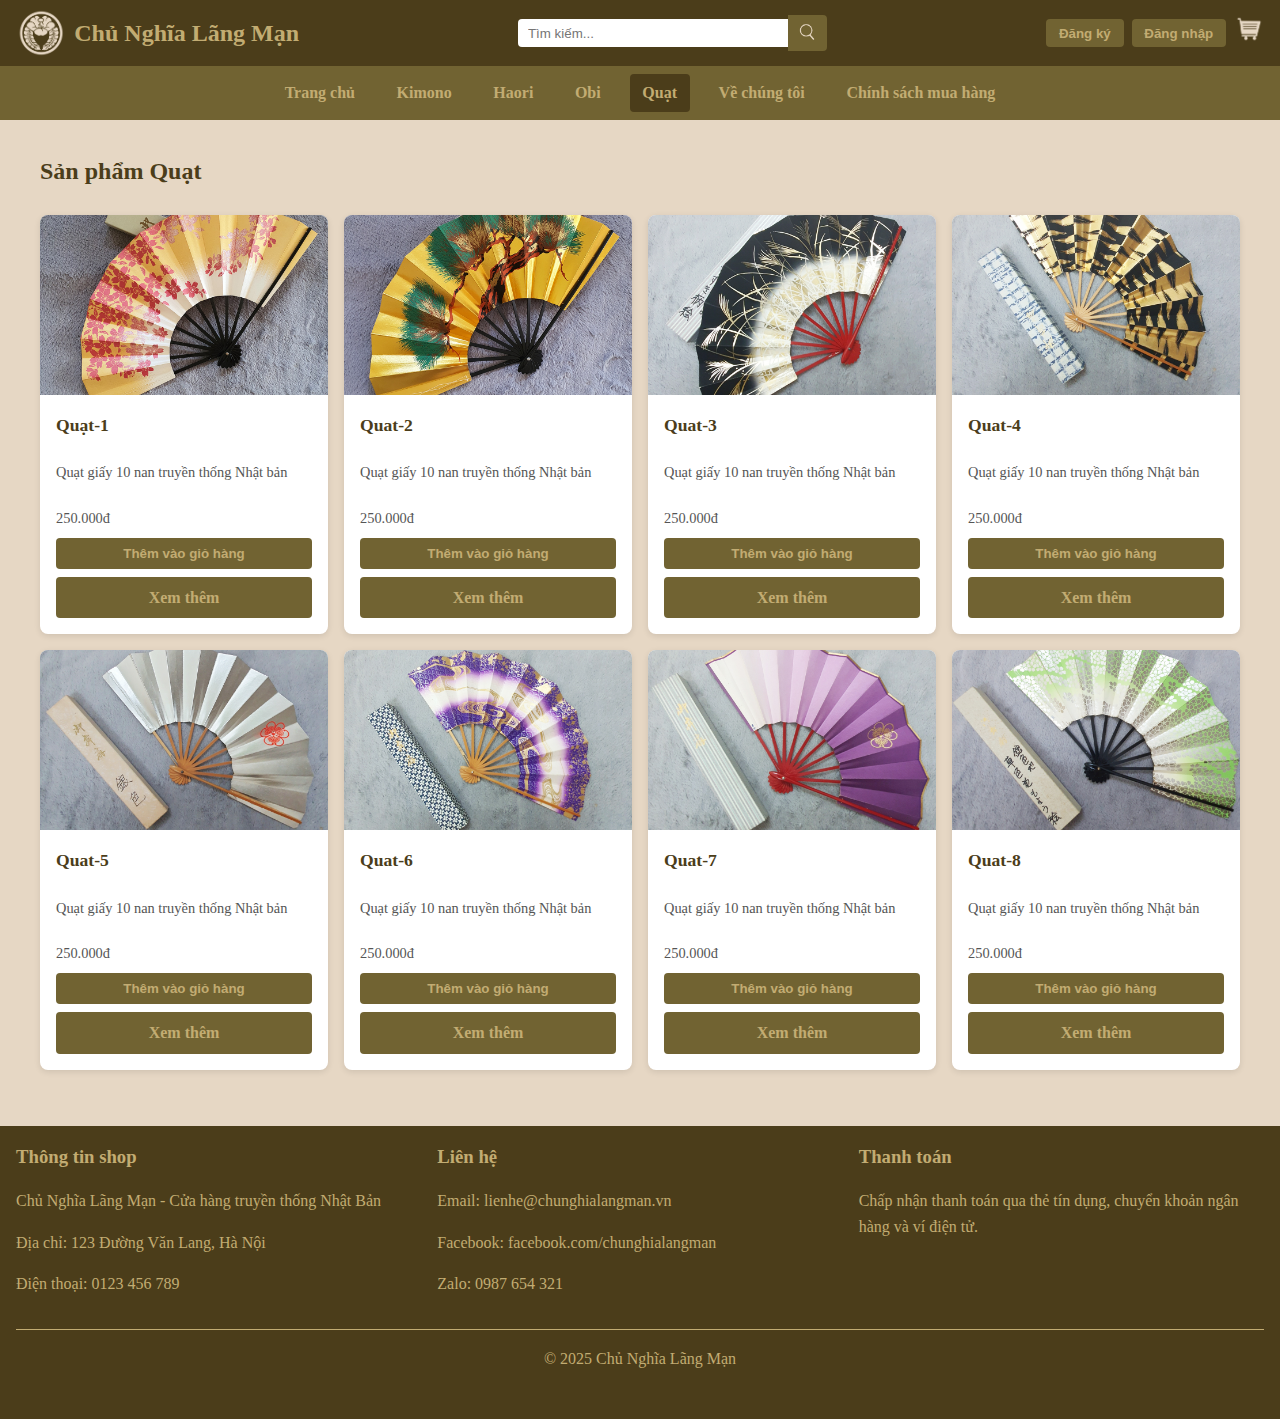
<file: quat.html>
<!DOCTYPE html>
<html lang="vi">
<head>
    <meta charset="UTF-8" />
    <meta name="viewport" content="width=device-width, initial-scale=1" />
    <title>Quạt - Chủ Nghĩa Lãng Mạn</title>
    <link rel="stylesheet" href="style.css" />
</head>
<body>
    <header>
        <div class="header-left">
            <img src="imgShop/logo/logo.png" alt="Logo Shop" class="logo" />
            <span class="shop-name">Chủ Nghĩa Lãng Mạn</span>
        </div>
        <div class="header-center">
            <form id="search-form" role="search" aria-label="Tìm kiếm sản phẩm">
                <input type="text" id="search-input" name="search" placeholder="Tìm kiếm..." />
                <button type="submit" aria-label="Tìm kiếm">
                    <img src="imgShop/icon/tim-kiem.png" alt="Tìm kiếm" class="search-icon" />
                </button>
            </form>
        </div>
        <div class="header-right">
            <button id="register-btn">Đăng ký</button>
            <button id="login-btn">Đăng nhập</button>
            <a href="#" id="cart-link" aria-label="Giỏ hàng">
                <img src="imgShop/icon/gio-hang.png" alt="Giỏ hàng" class="cart-icon" />
            </a>
        </div>
    </header>

    <nav>
        <ul class="nav-list">
            <li><a href="index.html">Trang chủ</a></li>
            <li><a href="kimono.html">Kimono</a></li>
            <li><a href="haori.html">Haori</a></li>
            <li><a href="obi.html">Obi</a></li>
            <li><a href="quat.html" aria-current="page">Quạt</a></li>
            <li><a href="ve-chung-toi.html">Về chúng tôi</a></li>
            <li><a href="chinh-sach-mua-hang.html">Chính sách mua hàng</a></li>
        </ul>
    </nav>

    <main>
        <section>
            <h2>Sản phẩm Quạt</h2>
            <div class="row" id="product-list">
                <div class="card h-100 mb-4">
                    <img src="imgShop/san-pham/Quat/quat-1.jpg" class="card-img-top" alt="quat-1" />
                    <div class="card-body d-flex flex-column">
                        <h5 class="card-title text-truncate" title="quat-1">Quạt-1</h5>
                        <p class="card-text">Quạt giấy 10 nan truyền thống Nhật bản</p>
                        <p class="card-text">250.000đ</p>
                        <button class="btn btn-primary mt-auto">Thêm vào giỏ hàng</button>
                        <a href="#" class="btn btn-secondary mt-2">Xem thêm</a>
                    </div>
                </div>
                <div class="card h-100 mb-4">
                    <img src="imgShop/san-pham/Quat/quat-2.jpg" class="card-img-top" alt="quat-2" />
                    <div class="card-body d-flex flex-column">
                        <h5 class="card-title text-truncate" title="quat-2">Quat-2</h5>
                        <p class="card-text">Quạt giấy 10 nan truyền thống Nhật bản</p>
                        <p class="card-text">250.000đ</p>
                        <button class="btn btn-primary mt-auto">Thêm vào giỏ hàng</button>
                        <a href="#" class="btn btn-secondary mt-2">Xem thêm</a>
                    </div>
                </div>
                <div class="card h-100 mb-4">
                    <img src="imgShop/san-pham/Quat/quat-3.jpg" class="card-img-top" alt="quat-3" />
                    <div class="card-body d-flex flex-column">
                        <h5 class="card-title text-truncate" title="quat-3">Quat-3</h5>
                        <p class="card-text">Quạt giấy 10 nan truyền thống Nhật bản</p>
                        <p class="card-text">250.000đ</p>
                        <button class="btn btn-primary mt-auto">Thêm vào giỏ hàng</button>
                        <a href="#" class="btn btn-secondary mt-2">Xem thêm</a>
                    </div>
                </div>
                <div class="card h-100 mb-4">
                    <img src="imgShop/san-pham/Quat/quat-4.jpg" class="card-img-top" alt="quat-4" />
                    <div class="card-body d-flex flex-column">
                        <h5 class="card-title text-truncate" title="quat-4">Quat-4</h5>
                        <p class="card-text">Quạt giấy 10 nan truyền thống Nhật bản</p>
                        <p class="card-text">250.000đ</p>
                        <button class="btn btn-primary mt-auto">Thêm vào giỏ hàng</button>
                        <a href="#" class="btn btn-secondary mt-2">Xem thêm</a>
                    </div>
                </div>
                <div class="card h-100 mb-4">
                    <img src="imgShop/san-pham/Quat/quat-5.jpg" class="card-img-top" alt="quat-5" />
                    <div class="card-body d-flex flex-column">
                        <h5 class="card-title text-truncate" title="quat-5">Quat-5</h5>
                        <p class="card-text">Quạt giấy 10 nan truyền thống Nhật bản</p>
                        <p class="card-text">250.000đ</p>
                        <button class="btn btn-primary mt-auto">Thêm vào giỏ hàng</button>
                        <a href="#" class="btn btn-secondary mt-2">Xem thêm</a>
                    </div>
                </div>
                <div class="card h-100 mb-4">
                    <img src="imgShop/san-pham/Quat/quat-6.jpg" class="card-img-top" alt="quat-6" />
                    <div class="card-body d-flex flex-column">
                        <h5 class="card-title text-truncate" title="quat-6">Quat-6</h5>
                        <p class="card-text">Quạt giấy 10 nan truyền thống Nhật bản</p>
                        <p class="card-text">250.000đ</p>
                        <button class="btn btn-primary mt-auto">Thêm vào giỏ hàng</button>
                        <a href="#" class="btn btn-secondary mt-2">Xem thêm</a>
                    </div>
                </div>
                <div class="card h-100 mb-4">
                    <img src="imgShop/san-pham/Quat/quat-7.jpg" class="card-img-top" alt="quat-7" />
                    <div class="card-body d-flex flex-column">
                        <h5 class="card-title text-truncate" title="quat-7">Quat-7</h5>
                        <p class="card-text">Quạt giấy 10 nan truyền thống Nhật bản</p>
                        <p class="card-text">250.000đ</p>
                        <button class="btn btn-primary mt-auto">Thêm vào giỏ hàng</button>
                        <a href="#" class="btn btn-secondary mt-2">Xem thêm</a>
                    </div>
                </div>
                <div class="card h-100 mb-4">
                    <img src="imgShop/san-pham/Quat/quat-8.jpg" class="card-img-top" alt="quat-8" />
                    <div class="card-body d-flex flex-column">
                        <h5 class="card-title text-truncate" title="quat-8">Quat-8</h5>
                        <p class="card-text">Quạt giấy 10 nan truyền thống Nhật bản</p>
                        <p class="card-text">250.000đ</p>
                        <button class="btn btn-primary mt-auto">Thêm vào giỏ hàng</button>
                        <a href="#" class="btn btn-secondary mt-2">Xem thêm</a>
                    </div>
                </div>
            </div>
        </section>
    </main>

    <footer>
        <div class="footer-columns">
            <div class="footer-column">
                <h3>Thông tin shop</h3>
                <p>Chủ Nghĩa Lãng Mạn - Cửa hàng truyền thống Nhật Bản</p>
                <p>Địa chỉ: 123 Đường Văn Lang, Hà Nội</p>
                <p>Điện thoại: 0123 456 789</p>
            </div>
            <div class="footer-column">
                <h3>Liên hệ</h3>
                <p>Email: lienhe@chunghialangman.vn</p>
                <p>Facebook: facebook.com/chunghialangman</p>
                <p>Zalo: 0987 654 321</p>
            </div>
            <div class="footer-column">
                <h3>Thanh toán</h3>
                <p>Chấp nhận thanh toán qua thẻ tín dụng, chuyển khoản ngân hàng và ví điện tử.</p>
            </div>
        </div>
        <p>&copy; 2025 Chủ Nghĩa Lãng Mạn</p>
    </footer>

    <!-- Login Modal -->
    <div id="login-modal" class="modal hidden" role="dialog" aria-modal="true" aria-labelledby="login-title">
        <div class="modal-content">
            <h2 id="login-title">Đăng nhập</h2>
            <form id="login-form" class="auth-form" novalidate>
                <label for="login-email">Email:</label>
                <input type="email" id="login-email" name="email" required placeholder="Nhập email" />
                <label for="login-password">Mật khẩu:</label>
                <input type="password" id="login-password" name="password" required placeholder="Nhập mật khẩu" />
                <button type="submit" class="btn btn-primary">Đăng nhập</button>
                <div class="form-links">
                    <a href="#" id="forgot-password-link">Quên mật khẩu?</a>
                    <a href="#" class="show-register-link">Bạn chưa có tài khoản? Đăng ký</a>
                </div>
            </form>
            <button class="modal-close" aria-label="Đóng">&times;</button>
        </div>
    </div>

    <!-- Register Modal -->
    <div id="register-modal" class="modal hidden" role="dialog" aria-modal="true" aria-labelledby="register-title">
        <div class="modal-content">
            <h2 id="register-title">Đăng ký</h2>
            <form id="register-form" class="auth-form" novalidate>
                <label for="register-email">Email:</label>
                <input type="email" id="register-email" name="email" required placeholder="Nhập email" />
                <label for="register-password">Mật khẩu:</label>
                <input type="password" id="register-password" name="password" required placeholder="Nhập mật khẩu" />
                <label for="register-password-confirm">Xác nhận mật khẩu:</label>
                <input type="password" id="register-password-confirm" name="password_confirm" required placeholder="Xác nhận mật khẩu" />
                <label for="register-address">Địa chỉ:</label>
                <input type="text" id="register-address" name="address" required placeholder="Nhập địa chỉ" />
                <label for="register-phone">Số điện thoại:</label>
                <input type="tel" id="register-phone" name="phone" pattern="(\+84|0)\d{9,10}" title="+84 123456789" required placeholder="Nhập số điện thoại" />
                <button type="submit" class="btn btn-primary">Đăng ký</button>
                <div class="form-links">
                    <a href="#" class="show-login-link">Bạn đã có tài khoản? Đăng nhập</a>
                </div>
            </form>
            <button class="modal-close" aria-label="Đóng">&times;</button>
        </div>
    </div>

    <script src="main.js"></script>
</body>
</html>
</file>
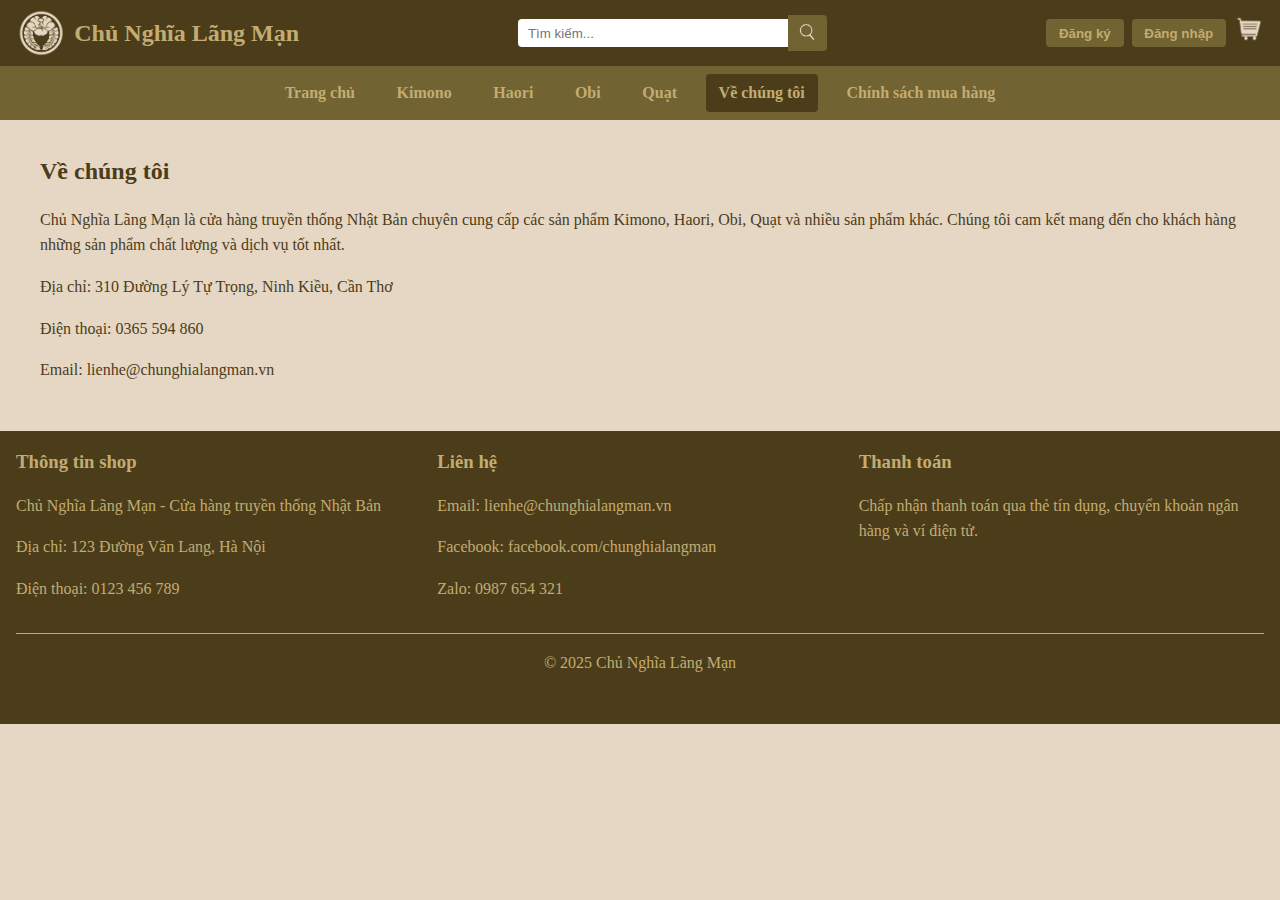
<file: ve-chung-toi.html>
<!DOCTYPE html>
<html lang="vi">
<head>
    <meta charset="UTF-8" />
    <meta name="viewport" content="width=device-width, initial-scale=1" />
    <title>Về chúng tôi - Chủ Nghĩa Lãng Mạn</title>
    <link rel="stylesheet" href="style.css" />
</head>
<body>
    <header>
        <div class="header-left">
            <img src="imgShop/logo/logo.png" alt="Logo Shop" class="logo" />
            <span class="shop-name">Chủ Nghĩa Lãng Mạn</span>
        </div>
        <div class="header-center">
            <form id="search-form" role="search" aria-label="Tìm kiếm sản phẩm">
                <input type="text" id="search-input" name="search" placeholder="Tìm kiếm..." />
                <button type="submit" aria-label="Tìm kiếm">
                    <img src="imgShop/icon/tim-kiem.png" alt="Tìm kiếm" class="search-icon" />
                </button>
            </form>
        </div>
        <div class="header-right">
            <button id="register-btn">Đăng ký</button>
            <button id="login-btn">Đăng nhập</button>
            <a href="#" id="cart-link" aria-label="Giỏ hàng">
                <img src="imgShop/icon/gio-hang.png" alt="Giỏ hàng" class="cart-icon" />
            </a>
        </div>
    </header>

    <nav>
        <ul class="nav-list">
            <li><a href="index.html">Trang chủ</a></li>
            <li><a href="kimono.html">Kimono</a></li>
            <li><a href="haori.html">Haori</a></li>
            <li><a href="obi.html">Obi</a></li>
            <li><a href="quat.html">Quạt</a></li>
            <li><a href="ve-chung-toi.html" aria-current="page">Về chúng tôi</a></li>
            <li><a href="chinh-sach-mua-hang.html">Chính sách mua hàng</a></li>
        </ul>
    </nav>

    <main>
        <section>
            <h2>Về chúng tôi</h2>
            <p>Chủ Nghĩa Lãng Mạn là cửa hàng truyền thống Nhật Bản chuyên cung cấp các sản phẩm Kimono, Haori, Obi, Quạt và nhiều sản phẩm khác. Chúng tôi cam kết mang đến cho khách hàng những sản phẩm chất lượng và dịch vụ tốt nhất.</p>
            <p>Địa chỉ: 310 Đường Lý Tự Trọng, Ninh Kiều, Cần Thơ</p>
            <p>Điện thoại: 0365 594 860</p>
            <p>Email: lienhe@chunghialangman.vn</p>
        </section>
    </main>

    <footer>
        <div class="footer-columns">
            <div class="footer-column">
                <h3>Thông tin shop</h3>
                <p>Chủ Nghĩa Lãng Mạn - Cửa hàng truyền thống Nhật Bản</p>
                <p>Địa chỉ: 123 Đường Văn Lang, Hà Nội</p>
                <p>Điện thoại: 0123 456 789</p>
            </div>
            <div class="footer-column">
                <h3>Liên hệ</h3>
                <p>Email: lienhe@chunghialangman.vn</p>
                <p>Facebook: facebook.com/chunghialangman</p>
                <p>Zalo: 0987 654 321</p>
            </div>
            <div class="footer-column">
                <h3>Thanh toán</h3>
                <p>Chấp nhận thanh toán qua thẻ tín dụng, chuyển khoản ngân hàng và ví điện tử.</p>
            </div>
        </div>
        <p>&copy; 2025 Chủ Nghĩa Lãng Mạn</p>
    </footer>

    <!-- Login Modal -->
    <div id="login-modal" class="modal hidden" role="dialog" aria-modal="true" aria-labelledby="login-title">
        <div class="modal-content">
            <h2 id="login-title">Đăng nhập</h2>
            <form id="login-form" class="auth-form" novalidate>
                <label for="login-email">Email:</label>
                <input type="email" id="login-email" name="email" required placeholder="Nhập email" />
                <label for="login-password">Mật khẩu:</label>
                <input type="password" id="login-password" name="password" required placeholder="Nhập mật khẩu" />
                <button type="submit" class="btn btn-primary">Đăng nhập</button>
                <div class="form-links">
                    <a href="#" id="forgot-password-link">Quên mật khẩu?</a>
                    <a href="#" class="show-register-link">Bạn chưa có tài khoản? Đăng ký</a>
                </div>
            </form>
            <button class="modal-close" aria-label="Đóng">&times;</button>
        </div>
    </div>

    <!-- Register Modal -->
    <div id="register-modal" class="modal hidden" role="dialog" aria-modal="true" aria-labelledby="register-title">
        <div class="modal-content">
            <h2 id="register-title">Đăng ký</h2>
            <form id="register-form" class="auth-form" novalidate>
                <label for="register-email">Email:</label>
                <input type="email" id="register-email" name="email" required placeholder="Nhập email" />
                <label for="register-password">Mật khẩu:</label>
                <input type="password" id="register-password" name="password" required placeholder="Nhập mật khẩu" />
                <label for="register-password-confirm">Xác nhận mật khẩu:</label>
                <input type="password" id="register-password-confirm" name="password_confirm" required placeholder="Xác nhận mật khẩu" />
                <label for="register-address">Địa chỉ:</label>
                <input type="text" id="register-address" name="address" required placeholder="Nhập địa chỉ" />
                <label for="register-phone">Số điện thoại:</label>
                <input type="tel" id="register-phone" name="phone" pattern="(\+84|0)\d{9,10}" title="+84 123456789" required placeholder="Nhập số điện thoại" />
                <button type="submit" class="btn btn-primary">Đăng ký</button>
                <div class="form-links">
                    <a href="#" class="show-login-link">Bạn đã có tài khoản? Đăng nhập</a>
                </div>
            </form>
            <button class="modal-close" aria-label="Đóng">&times;</button>
        </div>
    </div>

    <script src="main.js"></script>
</body>
</html>
</file>
<file: style.css>
/* Base colors */
:root {
    --background-color: #e6d7c4;
    --primary-color-dark: #4b3d1a;
    --primary-color-light: #c2ac72;
    --secondary-color: #716332;
    --text-color: #4b3d1a;
}

/* Reset and base styles */
body {
    font-family: Cambria, Cochin, Georgia, Times, 'Times New Roman', serifs;
    margin: 0;
    padding: 0;
    background-color: var(--background-color);
    color: var(--text-color);
    line-height: 1.6;
}

/* Header styles */
header {
    display: flex;
    justify-content: space-between;
    align-items: center;
    background-color: var(--primary-color-dark);
    color: var(--primary-color-light);
    padding: 0.5rem 1rem;
    position: sticky;
    top: 0;
    z-index: 100;
}

.header-left {
    display: flex;
    align-items: center;
    gap: 0.5rem;
}

.logo {
    height: 50px;
}

.shop-name {
    font-size: 1.5rem;
    font-weight: bold;
}

.header-center form {
    display: flex;
    align-items: center;
}

#search-input {
    padding: 0.4rem 0.6rem;
    border: none;
    border-radius: 4px 0 0 4px;
    width: 250px;
    max-width: 80vw;
}

#search-input:focus {
    outline: 2px solid var(--primary-color-light);
}

.header-center button {
    background-color: var(--secondary-color);
    border: none;
    padding: 0.4rem 0.6rem;
    border-radius: 0 4px 4px 0;
    cursor: pointer;
}

.search-icon {
    height: 20px;
    width: 20px;
}

.header-right {
    display: flex;
    align-items: center;
    gap: 0.5rem;
}

.header-right button {
    background-color: var(--secondary-color);
    border: none;
    color: var(--primary-color-light);
    padding: 0.4rem 0.8rem;
    border-radius: 4px;
    cursor: pointer;
    font-weight: 600;
}

.header-right button:hover {
    background-color: var(--primary-color-light);
    color: var(--primary-color-dark);
}

.cart-icon {
    height: 30px;
    width: 30px;
}

/* Navigation styles */
nav {
    background-color: var(--secondary-color);
}

.nav-list {
    list-style: none;
    margin: 0;
    padding: 0.5rem 1rem;
    display: flex;
    justify-content: center;
    gap: 1rem;
    flex-wrap: wrap;
}

.nav-list li a {
    color: var(--primary-color-light);
    text-decoration: none;
    padding: 0.4rem 0.8rem;
    border-radius: 4px;
    font-weight: 600;
    display: block;
    transition: background-color 0.3s ease;
}

.nav-list li a:hover,
.nav-list li a[aria-current="page"] {
    background-color: var(--primary-color-dark);
}

/* Banner styles */
.banner {
    position: relative;
    max-width: 1200px;
    width: 100%;
    height: 300px;
    overflow: hidden;
    margin: 1rem auto;
}

.banner-control {
    position: absolute;
    top: 50%;
    transform: translateY(-50%);
    background-color: rgba(75, 61, 26, 0.7);
    border: none;
    color: var(--primary-color-light);
    font-size: 2rem;
    padding: 0 0.5rem;
    cursor: pointer;
    z-index: 10;
    user-select: none;
    border-radius: 4px;
    transition: background-color 0.3s ease;
}

.banner-control:hover {
    background-color: rgba(75, 61, 26, 0.9);
}

.banner-control.prev {
    left: 10px;
}

.banner-control.next {
    right: 10px;
}

.banner-image {
    position: absolute;
    top: 0;
    left: 0;
    width: 100%;
    height: 300px;
    object-fit: cover;
    opacity: 0;
    transition: opacity 1s ease-in-out;
    z-index: 0;
}

.banner-image.active {
    opacity: 1;
    z-index: 1;
}

/* Main content */
main {
    max-width: 1200px;
    margin: 2rem auto 3rem auto;
    padding: 0 1rem;
}

.row {
    display: flex;
    flex-wrap: wrap;
    margin-left: -0.5rem;
    margin-right: -0.5rem;
}

.card {
    background-color: white;
    border-radius: 8px;
    box-shadow: 0 2px 6px rgba(0,0,0,0.1);
    margin: 0.5rem;
    flex: 1 1 calc(25% - 1rem);
    display: flex;
    flex-direction: column;
    transition: transform 0.3s ease, box-shadow 0.3s ease;
}

.card:hover {
    transform: translateY(-5px);
    box-shadow: 0 6px 12px rgba(0,0,0,0.15);
}

.card-img-top {
    width: 100%;
    height: 180px;
    object-fit: cover;
    border-radius: 8px 8px 0 0;
}

.card-body {
    padding: 1rem;
    display: flex;
    flex-direction: column;
    flex-grow: 1;
}

.card-title {
    margin: 0 0 0.5rem 0;
    font-size: 1.1rem;
    color: var(--primary-color-dark);
    white-space: nowrap;
    overflow: hidden;
    text-overflow: ellipsis;
}

.card-text {
    flex-grow: 1;
    font-size: 0.9rem;
    color: #555;
    margin-bottom: 0.5rem;
}

.btn {
    background-color: var(--secondary-color);
    color: var(--primary-color-light);
    border: none;
    padding: 0.5rem 1rem;
    border-radius: 4px;
    cursor: pointer;
    font-weight: 600;
    transition: background-color 0.3s ease;
    text-align: center;
    text-decoration: none;
    display: inline-block;
}

.btn-primary {
    background-color: var(--secondary-color);
    color: var(--primary-color-light);
}

.btn-primary:hover {
    background-color: var(--primary-color-dark);
    color: var(--primary-color-light);
}

.btn-secondary {
    background-color: var(--secondary-color);
}

.btn-secondary:hover {
    background-color: var(--primary-color-dark);
}

.mt-auto {
    margin-top: auto;
}

.mt-2 {
    margin-top: 0.5rem;
}

/* Responsive adjustments for cards */
@media (max-width: 992px) {
    .card {
        flex: 1 1 calc(50% - 1rem);
    }
}

@media (max-width: 576px) {
    .card {
        flex: 1 1 100%;
    }
}

h2 {
    color: var(--primary-color-dark);
    margin-bottom: 1rem;
}

/* Product list */
.product-list {
    list-style: none;
    padding: 0;
    display: grid;
    grid-template-columns: repeat(auto-fit, minmax(250px, 1fr));
    gap: 1rem;
}

.product-list li {
    background-color: white;
    border-radius: 8px;
    box-shadow: 0 2px 6px rgba(0,0,0,0.1);
    padding: 1rem;
    display: flex;
    flex-direction: column;
    align-items: center;
    transition: transform 0.3s ease, box-shadow 0.3s ease;
}

.product-list li:hover {
    transform: translateY(-5px);
    box-shadow: 0 6px 12px rgba(0,0,0,0.15);
}

.product-list img {
    max-width: 100%;
    height: 180px;
    object-fit: cover;
    border-radius: 4px;
    margin-bottom: 0.5rem;
}

.product-list h3 {
    margin: 0.5rem 0;
    font-size: 1.1rem;
    color: var(--primary-color-dark);
}

.product-list p {
    font-size: 0.9rem;
    color: #555;
    flex-grow: 1;
    text-align: center;
}

.product-list button {
    background-color: var(--secondary-color);
    color: var(--primary-color-light);
    border: none;
    padding: 0.5rem 1rem;
    border-radius: 4px;
    cursor: pointer;
    margin-top: 0.5rem;
    font-weight: 600;
    transition: background-color 0.3s ease;
}

.product-list button:hover {
    background-color: var(--primary-color-dark);
}

/* Footer styles */
footer {
    background-color: var(--primary-color-dark);
    color: var(--primary-color-light);
    padding: 1rem 1rem 2rem 1rem;
    text-align: center;
    position: relative;
}

.footer-columns {
    display: flex;
    justify-content: space-around;
    flex-wrap: wrap;
    margin-bottom: 1rem;
    gap: 1rem;
    border-bottom: 1px solid var(--primary-color-light);
    padding-bottom: 1rem;
}

.footer-column {
    flex: 1 1 250px;
    text-align: left;
}

.footer-column h3 {
    margin-top: 0;
    margin-bottom: 0.5rem;
}

.footer-columns {
    display: flex;
    justify-content: space-around;
    flex-wrap: wrap;
    margin-bottom: 1rem;
    gap: 1rem;
}

.footer-column {
    flex: 1 1 250px;
    text-align: left;
}

.footer-column h3 {
    margin-top: 0;
    margin-bottom: 0.5rem;
}

/* Responsive design */
@media (max-width: 768px) {
    header {
        flex-wrap: wrap;
        gap: 0.5rem;
    }

    .header-center {
        order: 3;
        width: 100%;
    }

    .header-left, .header-right {
        flex: 1 1 100%;
        justify-content: center;
    }

    nav .nav-list {
        flex-direction: column;
        align-items: center;
    }

    .footer-columns {
        flex-direction: column;
        align-items: center;
    }
}

/* Modal styles */
.modal {
    position: fixed;
    top: 0;
    left: 0;
    right: 0;
    bottom: 0;
    background-color: rgba(75, 61, 26, 0.7);
    display: flex;
    justify-content: center;
    align-items: center;
    z-index: 200;
}

.modal.hidden {
    display: none;
}

.modal-content {
    background-color: var(--background-color);
    padding: 1.5rem 2rem;
    border-radius: 8px;
    width: 90%;
    max-width: 400px;
    box-shadow: 0 4px 12px rgba(0,0,0,0.3);
    position: relative;
    color: var(--primary-color-dark);
}

.modal-content h2 {
    margin-top: 0;
    margin-bottom: 1rem;
    color: var(--primary-color-dark);
}

.auth-form {
    display: flex;
    flex-direction: column;
}

.auth-form label {
    margin-bottom: 0.25rem;
    font-weight: 600;
    color: var(--primary-color-dark);
}

.auth-form input {
    padding: 0.5rem;
    margin-bottom: 1rem;
    border: 1px solid var(--secondary-color);
    border-radius: 4px;
    font-size: 1rem;
    background-color: var(--background-color);
    color: var(--primary-color-dark);
}

.auth-form input:focus {
    outline: 2px solid var(--primary-color-light);
    background-color: white;
    color: var(--primary-color-dark);
}

.auth-form .btn {
    margin-top: 0.5rem;
    background-color: var(--secondary-color);
    color: var(--primary-color-light);
    border: none;
}

.auth-form .btn:hover {
    background-color: var(--primary-color-light);
    color: var(--primary-color-dark);
}

.form-links {
    display: flex;
    justify-content: space-between;
    margin-top: 0.5rem;
}

.form-links a {
    color: var(--secondary-color);
    text-decoration: none;
    font-size: 0.9rem;
    cursor: pointer;
}

.form-links a:hover {
    text-decoration: underline;
}

.modal-close {
    position: absolute;
    top: 0.5rem;
    right: 1rem;
    background: none;
    border: none;
    font-size: 1.5rem;
    color: var(--primary-color-dark);
    cursor: pointer;
    font-weight: bold;
    line-height: 1;
}
</file>
